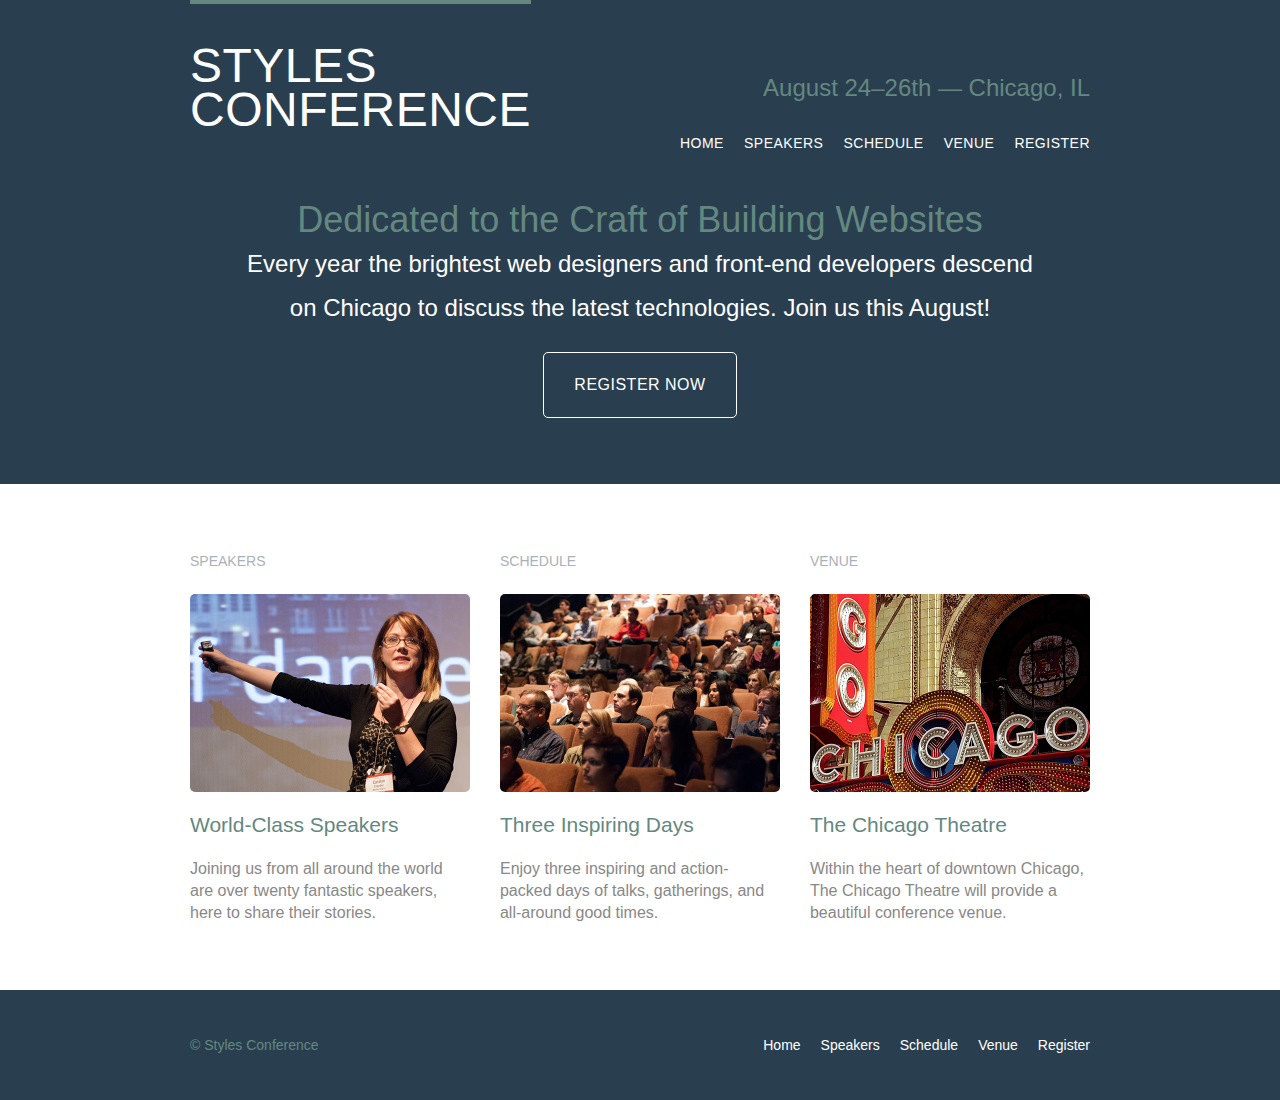
<file: webdesign/index.html>
<!DOCTYPE html>
<html lang="en">

  <head>
    <meta charset="utf-8">
    <title>Styles Conference</title>
    <link rel="stylesheet" href="assets/stylesheets/main.css">
  </head>

         <body>
                            <!-- Header -->

                  <header class="primary-header container group">
   
                         <h1 class="logo">
                            <a href="index.html">Styles <br> Conference</a>
                         </h1>

                         <h2 class="tagline">August 24&ndash;26th &mdash; Chicago, IL</h2>

                   <nav class="nav primary-nav">
                         <ul>
                            <li><a href="index.html">Home</a></li><!--
                            --><li><a href="speakers.html">Speakers</a></li><!--
                            --><li><a href="schedule.html">Schedule</a></li><!--
                            --><li><a href="venue.html">Venue</a></li><!--
                            --><li><a href="register.html">Register</a></li>
                         </ul>
                   </nav>

                                </header>

                            

                        <section class="hero container">

                            <h2>Dedicated to the Craft of Building Websites</h2>

                                <p>Every year the brightest web designers and front-end developers descend on Chicago to discuss the latest technologies. Join us this August!</p>

                                <a class="btn btn-alt" href="register.html">Register Now</a>

                        </section>

   

      <section class="row">
      <div class="grid">

                           <!-- Speakers -->

                <section class="teaser col-1-3">
                    <h5>Speakers</h5>
                    <a href="speakers.html">
                        <img src="assets/images/home/speakers.jpg" alt="Professional Speaker">
                            <h3>World-Class Speakers</h3>
                    </a>
          
                        <p>Joining us from all around the world are over twenty fantastic speakers, here to share their stories.</p>
                </section><!--

                                Schedule 

            --><section class="teaser col-1-3">
                    <h5>Schedule</h5>
                    <a href="schedule.html">
                        <img src="assets/images/home/schedule.jpg" alt="Conference Attendees">
                            <h3>Three Inspiring Days</h3>
                    </a>
                        <p>Enjoy three inspiring and action-packed days of talks, gatherings, and all-around good times.</p>
            </section><!--

                                   Venue 

            --><section class="teaser col-1-3">
                    <h5>Venue</h5>
                    <a href="venue.html">
                        <img src="assets/images/home/venue.jpg" alt="The Chicago Theatre">
                            <h3>The Chicago Theatre</h3>
                    </a>
                        <p>Within the heart of downtown Chicago, The Chicago Theatre will provide a beautiful conference venue.</p>
               </section>

       </div>
       </section>
 
                              <!-- Footer -->

             <footer class="primary-footer container group">

                 <small>&copy; Styles Conference</small>

                    <nav class="nav">
                        <ul>
                            <li><a href="index.html">Home</a></li><!--
                            --><li><a href="speakers.html">Speakers</a></li><!--
                            --><li><a href="schedule.html">Schedule</a></li><!--
                            --><li><a href="venue.html">Venue</a></li><!--
                            --><li><a href="register.html">Register</a></li>
                        </ul>
                    </nav>
                 
             </footer>

    </body>
</html>
</file>
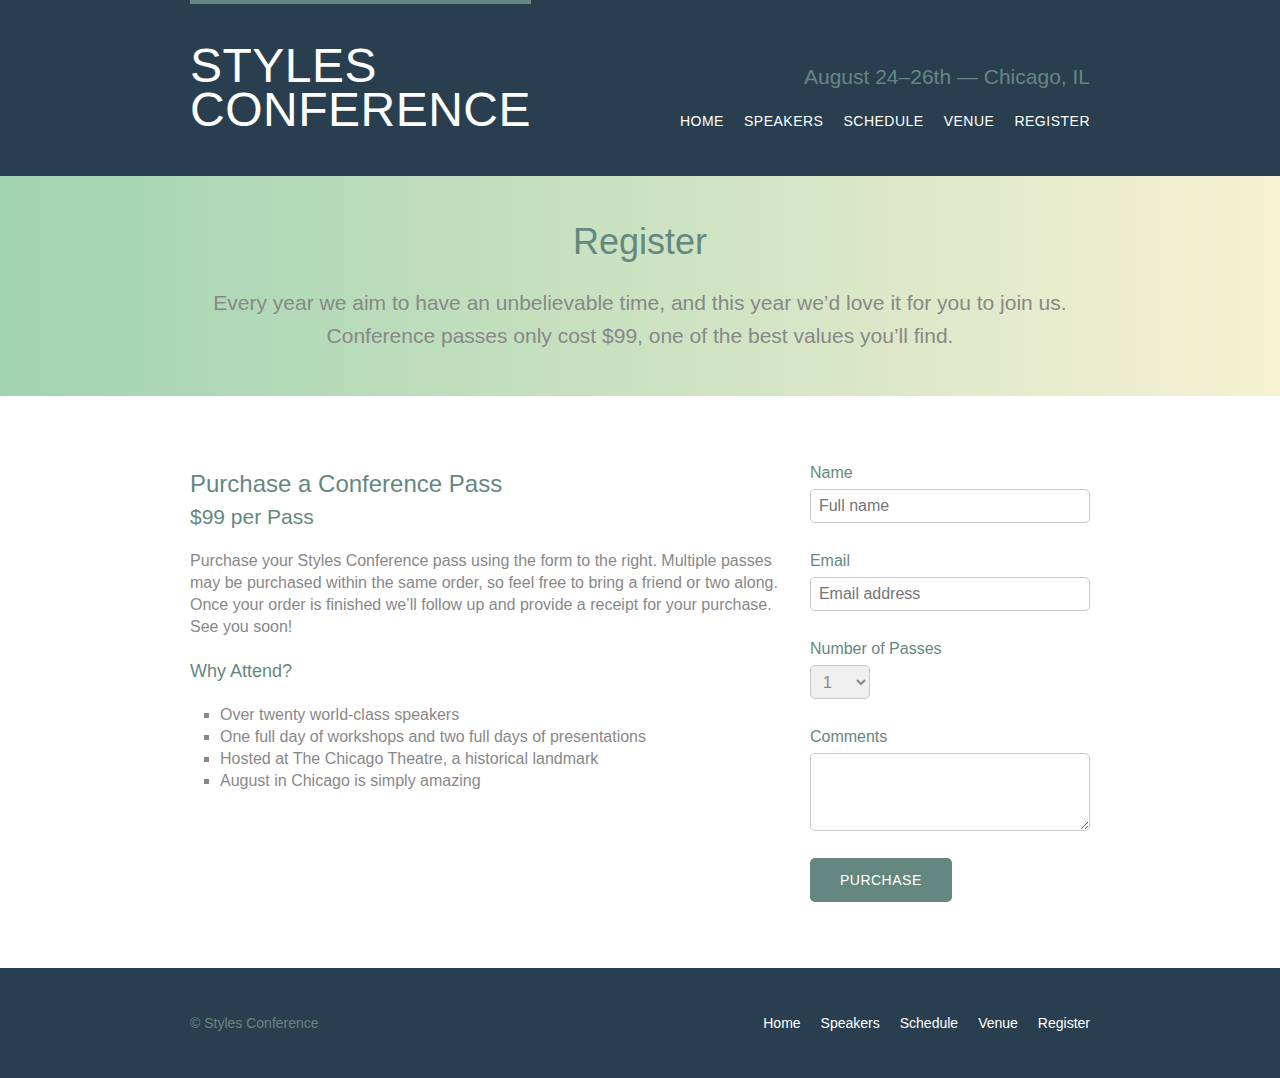
<file: webdesign/register.html>
<!DOCTYPE html>
<html lang="en">

  <head>
    <meta charset="utf-8">
    <title>Register - Styles Conference</title>
    <link rel="stylesheet" href="assets/stylesheets/main.css">
  </head>

     <body>

                            <!-- Header -->

        <header class="primary-header container group">

                <h1 class="logo">
                    <a href="index.html">Styles <br> Conference</a>
                </h1>

            <h3 class="tagline">August 24&ndash;26th &mdash; Chicago, IL</h3>

            <nav class="nav primary-nav">
                    <ul>
                        <li><a href="index.html">Home</a></li><!--
                        --><li><a href="speakers.html">Speakers</a></li><!--
                        --><li><a href="schedule.html">Schedule</a></li><!--
                        --><li><a href="venue.html">Venue</a></li><!--
                        --><li><a href="register.html">Register</a></li>
                    </ul>
            </nav>

        </header>

                                  <!-- head -->

                <section class="row-alt">
                        <div class="lead container">

                                <h1>Register</h1>

                                        <p>Every year we aim to have an unbelievable time, and this year we&#8217;d love it for you to join us. Conference passes only cost $99, one of the best values you&#8217;ll find.
                                        </p>

                        </div>
                </section>

                                <!-- content -->

                <section class="row">
                        <div class="grid">

                                <!-- Details -->

                <section class="col-2-3">

                            <h2>Purchase a Conference Pass</h2>
                            <h3>$99 per Pass</h3>

                                    <p>Purchase your Styles Conference pass using the form to the right. Multiple passes may be purchased within the same order, so feel free to bring a friend or two along. Once your order is finished we&#8217;ll follow up and provide a receipt for your purchase. See you soon!
                                    </p>

                            <h4>Why Attend?</h4>

                                    <ul class="why-attend">
                                      <li>Over twenty world-class speakers</li>
                                      <li>One full day of workshops and two full days of presentations</li>
                                      <li>Hosted at The Chicago Theatre, a historical landmark</li>
                                    <li>August in Chicago is simply amazing</li>
                                    </ul>

                </section><!--

                                    Reg. form

        --><form class="col-1-3" action="#" method="post">

            <fieldset class="register-group">

                    <label>
                        Name
                            <input type="text" name="name" placeholder="Full name" required>
                    </label>

                    <label>
                        Email
                            <input type="email" name="email" placeholder="Email address" required>
                    </label>

                    <label>
                        Number of Passes
                            <select name="quantity" required>
                                <option value="1" selected>1</option>
                                <option value="2">2</option>
                                <option value="3">3</option>
                                <option value="4">4</option>
                                <option value="5">5</option>
                            </select>
                    </label>

                    <label>
                        Comments
                            <textarea name="comments"></textarea>
                    </label>

            </fieldset>

                            <input class="btn btn-default" type="submit" name="submit" value="Purchase">

         </form>

       </div>
    </section>

                                <!-- Footer -->

    <footer class="primary-footer container group">

                <small>&copy; Styles Conference</small>

                    <nav class="nav">
                        <ul>
                            <li><a href="index.html">Home</a></li><!--
                                --><li><a href="speakers.html">Speakers</a></li><!--
                                --><li><a href="schedule.html">Schedule</a></li><!--
                                --><li><a href="venue.html">Venue</a></li><!--
                                --><li><a href="register.html">Register</a></li>
                        </ul>
                    </nav>
        
    </footer>

  </body>
</html>
</file>
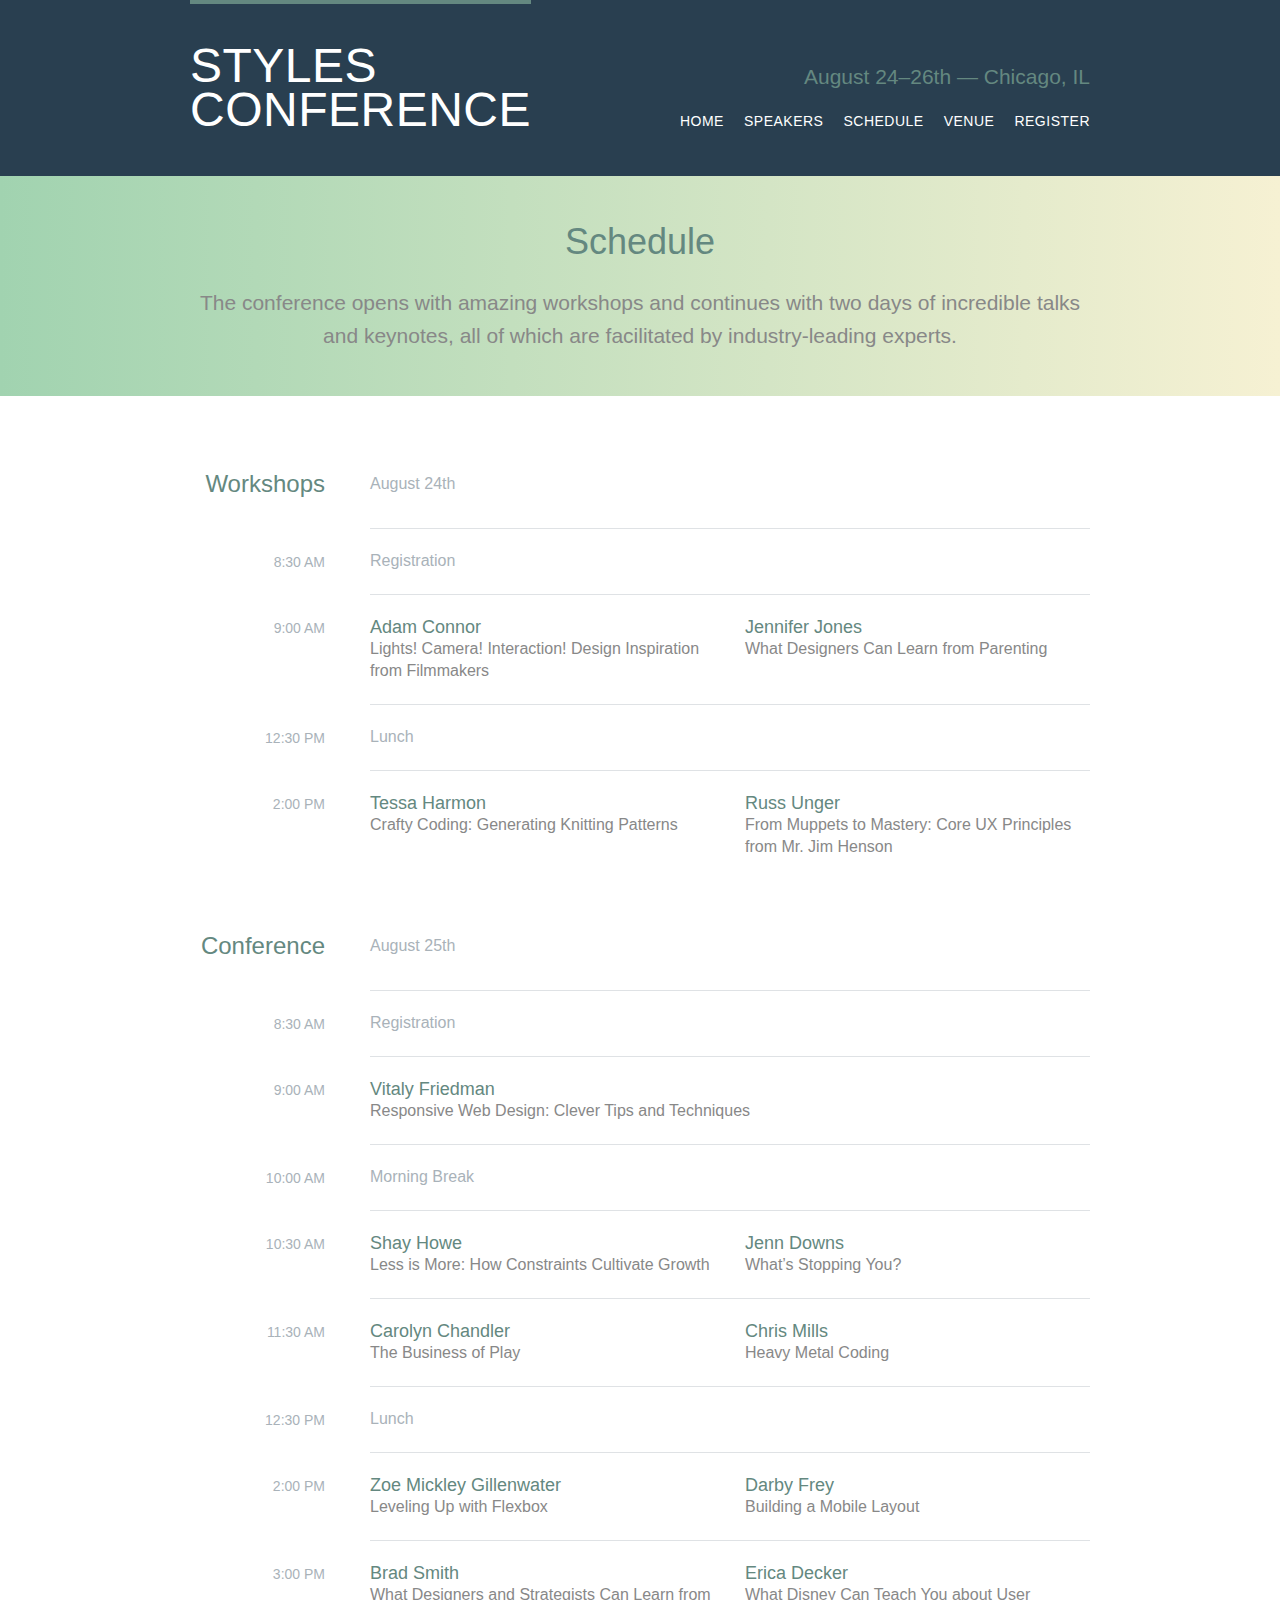
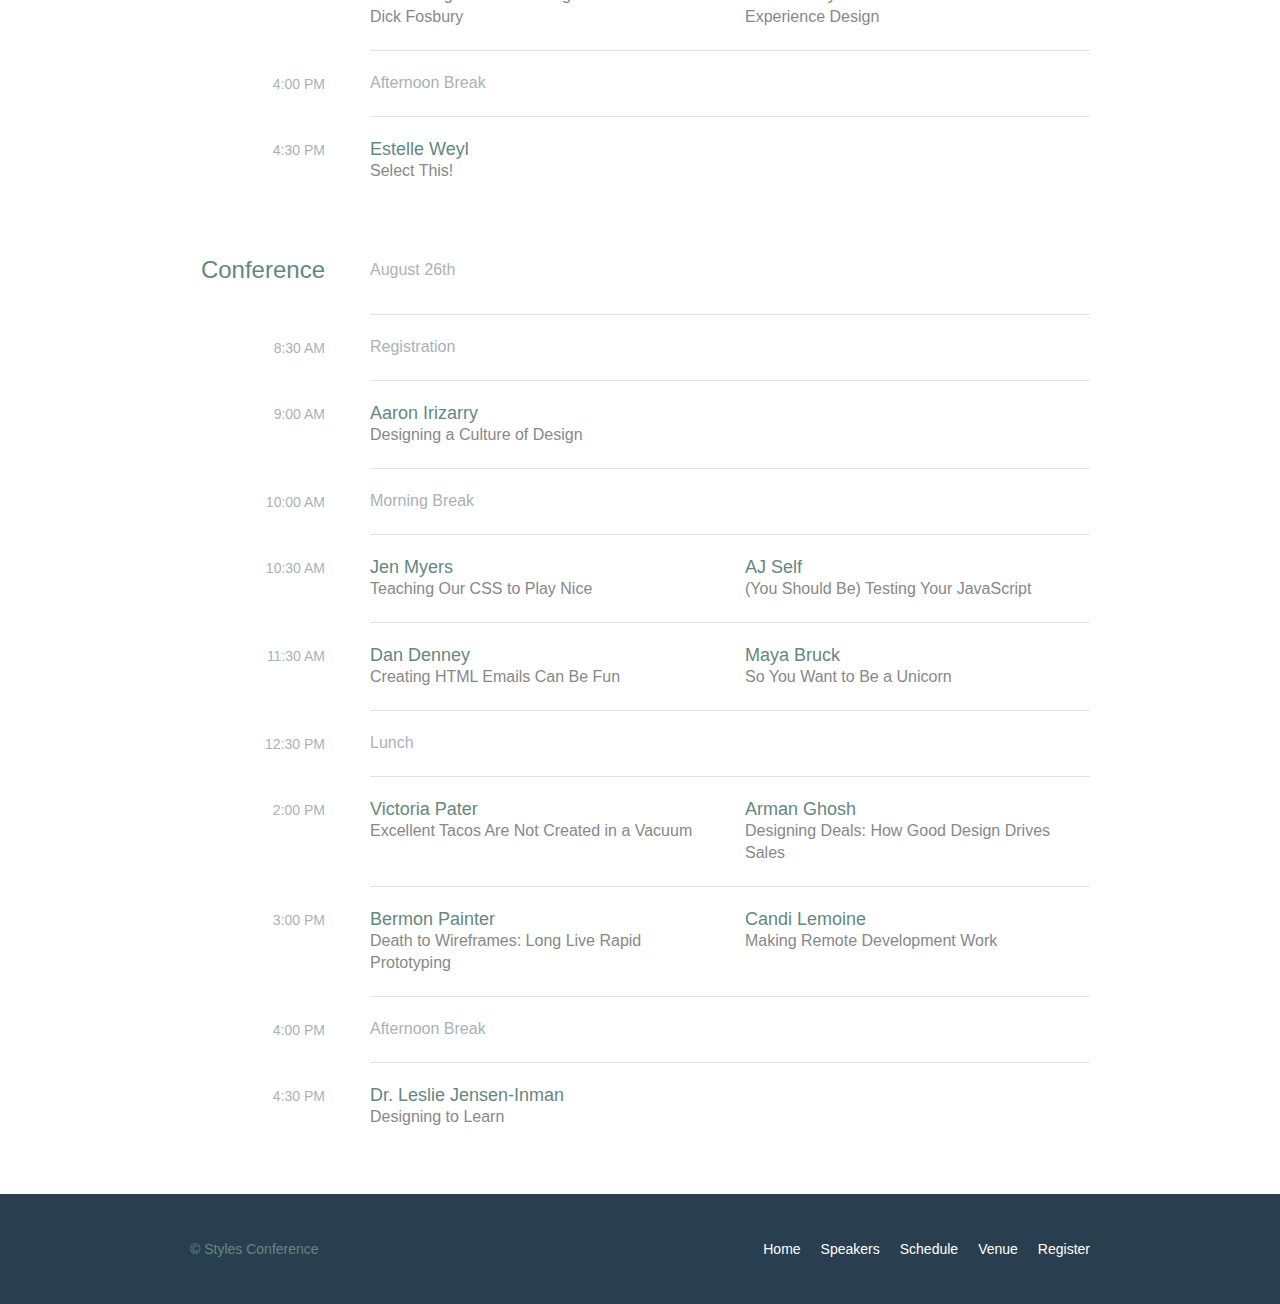
<file: webdesign/schedule.html>
<!DOCTYPE html>
<html lang="en">

  <head>
        <meta charset="utf-8">
        <title>Schedule - Styles Conference</title>
        <link rel="stylesheet" href="assets/stylesheets/main.css">
  </head>

        <body>

                            <!-- Header -->

            <header class="primary-header container group">

                <h1 class="logo">
                    <a href="index.html">Styles <br> Conference</a>
                </h1>

                    <h3 class="tagline">August 24&ndash;26th &mdash; Chicago, IL</h3>
                
      <nav class="nav primary-nav">
            <ul>
                <li><a href="index.html">Home</a></li><!--
                --><li><a href="speakers.html">Speakers</a></li><!--
                --><li><a href="schedule.html">Schedule</a></li><!--
                --><li><a href="venue.html">Venue</a></li><!--
                --><li><a href="register.html">Register</a></li>
            </ul>
      </nav>

            </header>

                            <!-- lead -->

        <section class="row-alt">
                <div class="lead container">

                    <h1>Schedule</h1>

                        <p>The conference opens with amazing workshops and continues with two days of incredible talks and keynotes, all of which are facilitated by industry-leading experts.</p>

                </div>
        </section>
            
                         <!-- content -->

            <section class="row">
                <div class="container">

                        <!-- Workshops -->

                                <table>
                                  <thead>
                                    <tr>
                                      <th scope="row">
                                        Workshops
                                      </th>
                                      <td class="schedule-offset" colspan="2">
                                        August 24th
                                      </td>
                                    </tr>
                                  </thead>
                                  
                                    
                                    <tbody>
                                    <tr>
                                      <th scope="row">
                                        <time datetime="08:30:00">8:30 AM</time>
                                      </th>
                                      <td class="schedule-offset" colspan="2">
                                        Registration
                                      </td>
                                    </tr>
                                    <tr>
                                      <th scope="row">
                                        <time datetime="09:00:00">9:00 AM</time>
                                      </th>
                                      <td>
                                        <a href="speakers.html#adam-connor">
                                          <h4>Adam Connor</h4>
                                          Lights! Camera! Interaction! Design Inspiration from Filmmakers
                                        </a>
                                      </td>
                                      <td>
                                        <a href="speakers.html#jennifer-jones">
                                          <h4>Jennifer Jones</h4>
                                          What Designers Can Learn from Parenting
                                        </a>
                                      </td>
                                    </tr>
                                    <tr>
                                      <th scope="row">
                                        <time datetime="12:30:00">12:30 PM</time>
                                      </th>
                                      <td class="schedule-offset" colspan="2">
                                        Lunch
                                      </td>
                                    </tr>
                                    <tr>
                                      <th scope="row">
                                        <time datetime="14:00">2:00 PM</time>
                                      </th>
                                      <td>
                                        <a href="speakers.html#tessa-harmon">
                                          <h4>Tessa Harmon</h4>
                                          Crafty Coding: Generating Knitting Patterns
                                        </a>
                                      </td>
                                      <td>
                                        <a href="speakers.html#russ-unger">
                                          <h4>Russ Unger</h4>
                                          From Muppets to Mastery: Core UX Principles from Mr. Jim Henson
                                        </a>
                                      </td>
                                    </tr>
                                  </tbody>
                                </table>

                                            <!-- Conference -->

                                    <table>
                                      <thead>
                                        <tr>
                                          <th scope="row">
                                            Conference
                                          </th>
                                          <td class="schedule-offset" colspan="2">
                                            August 25th
                                          </td>
                                        </tr>
                                      </thead>
                                        
                                        
                                      <tbody>
                                        <tr>
                                          <th scope="row">
                                            <time datetime="08:30:00">8:30 AM</time>
                                          </th>
                                          <td class="schedule-offset" colspan="2">
                                            Registration
                                          </td>
                                        </tr>
                                        <tr>
                                          <th scope="row">
                                            <time datetime="09:00:00">9:00 AM</time>
                                          </th>
                                          <td colspan="2">
                                            <a href="speakers.html#vitaly-friedman">
                                              <h4>Vitaly Friedman</h4>
                                              Responsive Web Design: Clever Tips and Techniques
                                            </a>
                                          </td>
                                        </tr>
                                        <tr>
                                          <th scope="row">
                                            <time datetime="10:00:00">10:00 AM</time>
                                          </th>
                                          <td class="schedule-offset" colspan="2">
                                            Morning Break
                                          </td>
                                        </tr>
                                        <tr>
                                          <th scope="row">
                                            <time datetime="10:30:00">10:30 AM</time>
                                          </th>
                                          <td>
                                            <a href="speakers.html#shay-howe">
                                              <h4>Shay Howe</h4>
                                              Less is More: How Constraints Cultivate Growth
                                            </a>
                                          </td>
                                          <td>
                                            <a href="speakers.html#jenn-downs">
                                              <h4>Jenn Downs</h4>
                                              What&#8217;s Stopping You?
                                            </a>
                                          </td>
                                        </tr>
                                        <tr>
                                          <th scope="row">
                                            <time datetime="11:30:00">11:30 AM</time>
                                          </th>
                                          <td>
                                            <a href="speakers.html#carolyn-chandler">
                                              <h4>Carolyn Chandler</h4>
                                              The Business of Play
                                            </a>
                                          </td>
                                          <td>
                                            <a href="speakers.html#chris-mills">
                                              <h4>Chris Mills</h4>
                                              Heavy Metal Coding
                                            </a>
                                          </td>
                                        </tr>
                                        <tr>
                                          <th scope="row">
                                            <time datetime="12:30:00">12:30 PM</time>
                                          </th>
                                          <td class="schedule-offset" colspan="2">
                                            Lunch
                                          </td>
                                        </tr>
                                        <tr>
                                          <th scope="row">
                                            <time datetime="14:00">2:00 PM</time>
                                          </th>
                                          <td>
                                            <a href="speakers.html#zoe-mickley-gillenwater">
                                              <h4>Zoe Mickley Gillenwater</h4>
                                              Leveling Up with Flexbox
                                            </a>
                                          </td>
                                          <td>
                                            <a href="speakers.html#darby-frey">
                                              <h4>Darby Frey</h4>
                                              Building a Mobile Layout
                                            </a>
                                          </td>
                                        </tr>
                                        <tr>
                                          <th scope="row">
                                            <time datetime="15:00:00">3:00 PM</time>
                                          </th>
                                          <td>
                                            <a href="speakers.html#brad-smith">
                                              <h4>Brad Smith</h4>
                                              What Designers and Strategists Can Learn from Dick Fosbury
                                            </a>
                                          </td>
                                          <td>
                                            <a href="speakers.html#erica-decker">
                                              <h4>Erica Decker</h4>
                                              What Disney Can Teach You about User Experience Design
                                            </a>
                                          </td>
                                        </tr>
                                        <tr>
                                          <th scope="row">
                                            <time datetime="16:00:00">4:00 PM</time>
                                          </th>
                                          <td class="schedule-offset" colspan="2">
                                            Afternoon Break
                                          </td>
                                        </tr>
                                        <tr>
                                          <th scope="row">
                                            <time datetime="16:30:00">4:30 PM</time>
                                          </th>
                                          <td colspan="2">
                                            <a href="speakers.html#estelle-weyl">
                                              <h4>Estelle Weyl</h4>
                                              Select This!
                                            </a>
                                          </td>
                                        </tr>
                                      </tbody>
                                    </table>

                                            <!-- Conference -->

                                        <table>
                                          <thead>
                                            <tr>
                                              <th scope="row">
                                                Conference
                                              </th>
                                              <td class="schedule-offset" colspan="2">
                                                August 26th
                                              </td>
                                            </tr>
                                          </thead>
                                          
                                            
                                            <tbody>
                                            <tr>
                                              <th scope="row">
                                                <time datetime="08:30:00">8:30 AM</time>
                                              </th>
                                              <td class="schedule-offset" colspan="2">
                                                Registration
                                              </td>
                                            </tr>
                                            <tr>
                                              <th scope="row">
                                                <time datetime="09:00:00">9:00 AM</time>
                                              </th>
                                              <td colspan="2">
                                                <a href="speakers.html#aaron-irizarry">
                                                  <h4>Aaron Irizarry</h4>
                                                  Designing a Culture of Design
                                                </a>
                                              </td>
                                            </tr>
                                            <tr>
                                              <th scope="row">
                                                <time datetime="10:00:00">10:00 AM</time>
                                              </th>
                                              <td class="schedule-offset" colspan="2">
                                                Morning Break
                                              </td>
                                            </tr>
                                            <tr>
                                              <th scope="row">
                                                <time datetime="10:30:00">10:30 AM</time>
                                              </th>
                                              <td>
                                                <a href="speakers.html#jen-myers">
                                                  <h4>Jen Myers</h4>
                                                  Teaching Our CSS to Play Nice
                                                </a>
                                              </td>
                                              <td>
                                                <a href="speakers.html#aj-self">
                                                  <h4>AJ Self</h4>
                                                  (You Should Be) Testing Your JavaScript
                                                </a>
                                              </td>
                                            </tr>
                                            <tr>
                                              <th scope="row">
                                                <time datetime="11:30:00">11:30 AM</time>
                                              </th>
                                              <td>
                                                <a href="speakers.html#dan-denney">
                                                  <h4>Dan Denney</h4>
                                                  Creating HTML Emails Can Be Fun
                                                </a>
                                              </td>
                                              <td>
                                                <a href="speakers.html#maya-bruck">
                                                  <h4>Maya Bruck</h4>
                                                  So You Want to Be a Unicorn
                                                </a>
                                              </td>
                                            </tr>
                                            <tr>
                                              <th scope="row">
                                                <time datetime="12:30:00">12:30 PM</time>
                                              </th>
                                              <td class="schedule-offset" colspan="2">
                                                Lunch
                                              </td>
                                            </tr>
                                            <tr>
                                              <th scope="row">
                                                <time datetime="14:00">2:00 PM</time>
                                              </th>
                                              <td>
                                                <a href="speakers.html#victoria-pater">
                                                  <h4>Victoria Pater</h4>
                                                  Excellent Tacos Are Not Created in a Vacuum
                                                </a>
                                              </td>
                                              <td>
                                                <a href="speakers.html#arman-ghosh">
                                                  <h4>Arman Ghosh</h4>
                                                  Designing Deals: How Good Design Drives Sales
                                                </a>
                                              </td>
                                            </tr>
                                            <tr>
                                              <th scope="row">
                                                <time datetime="15:00:00">3:00 PM</time>
                                              </th>
                                              <td>
                                                <a href="speakers.html#bermon-painter">
                                                  <h4>Bermon Painter</h4>
                                                  Death to Wireframes: Long Live Rapid Prototyping
                                                </a>
                                              </td>
                                              <td>
                                                <a href="speakers.html#candi-lemoine">
                                                  <h4>Candi Lemoine</h4>
                                                  Making Remote Development Work
                                                </a>
                                              </td>
                                            </tr>
                                            <tr>
                                              <th scope="row">
                                                <time datetime="16:00:00">4:00 PM</time>
                                              </th>
                                              <td class="schedule-offset" colspan="2">
                                                Afternoon Break
                                              </td>
                                            </tr>
                                            <tr>
                                              <th scope="row">
                                                <time datetime="16:30:00">4:30 PM</time>
                                              </th>
                                              <td colspan="2">
                                                <a href="speakers.html#leslie-jensen-inman">
                                                  <h4>Dr. Leslie Jensen-Inman</h4>
                                                  Designing to Learn
                                                </a>
                                              </td>
                                            </tr>
                                          </tbody>
                                        </table>

                                      </div>
                                    </section>

                                            <!-- Footer -->

                        <footer class="primary-footer container group">

                          <small>&copy; Styles Conference</small>

                          <nav class="nav">
                            <ul>
                                  <li><a href="index.html">Home</a></li><!--
                                  --><li><a href="speakers.html">Speakers</a></li><!--
                                  --><li><a href="schedule.html">Schedule</a></li><!--
                                  --><li><a href="venue.html">Venue</a></li><!--
                                  --><li><a href="register.html">Register</a></li>
                            </ul>
                          </nav>

                       </footer>

    </body>
</html>
</file>
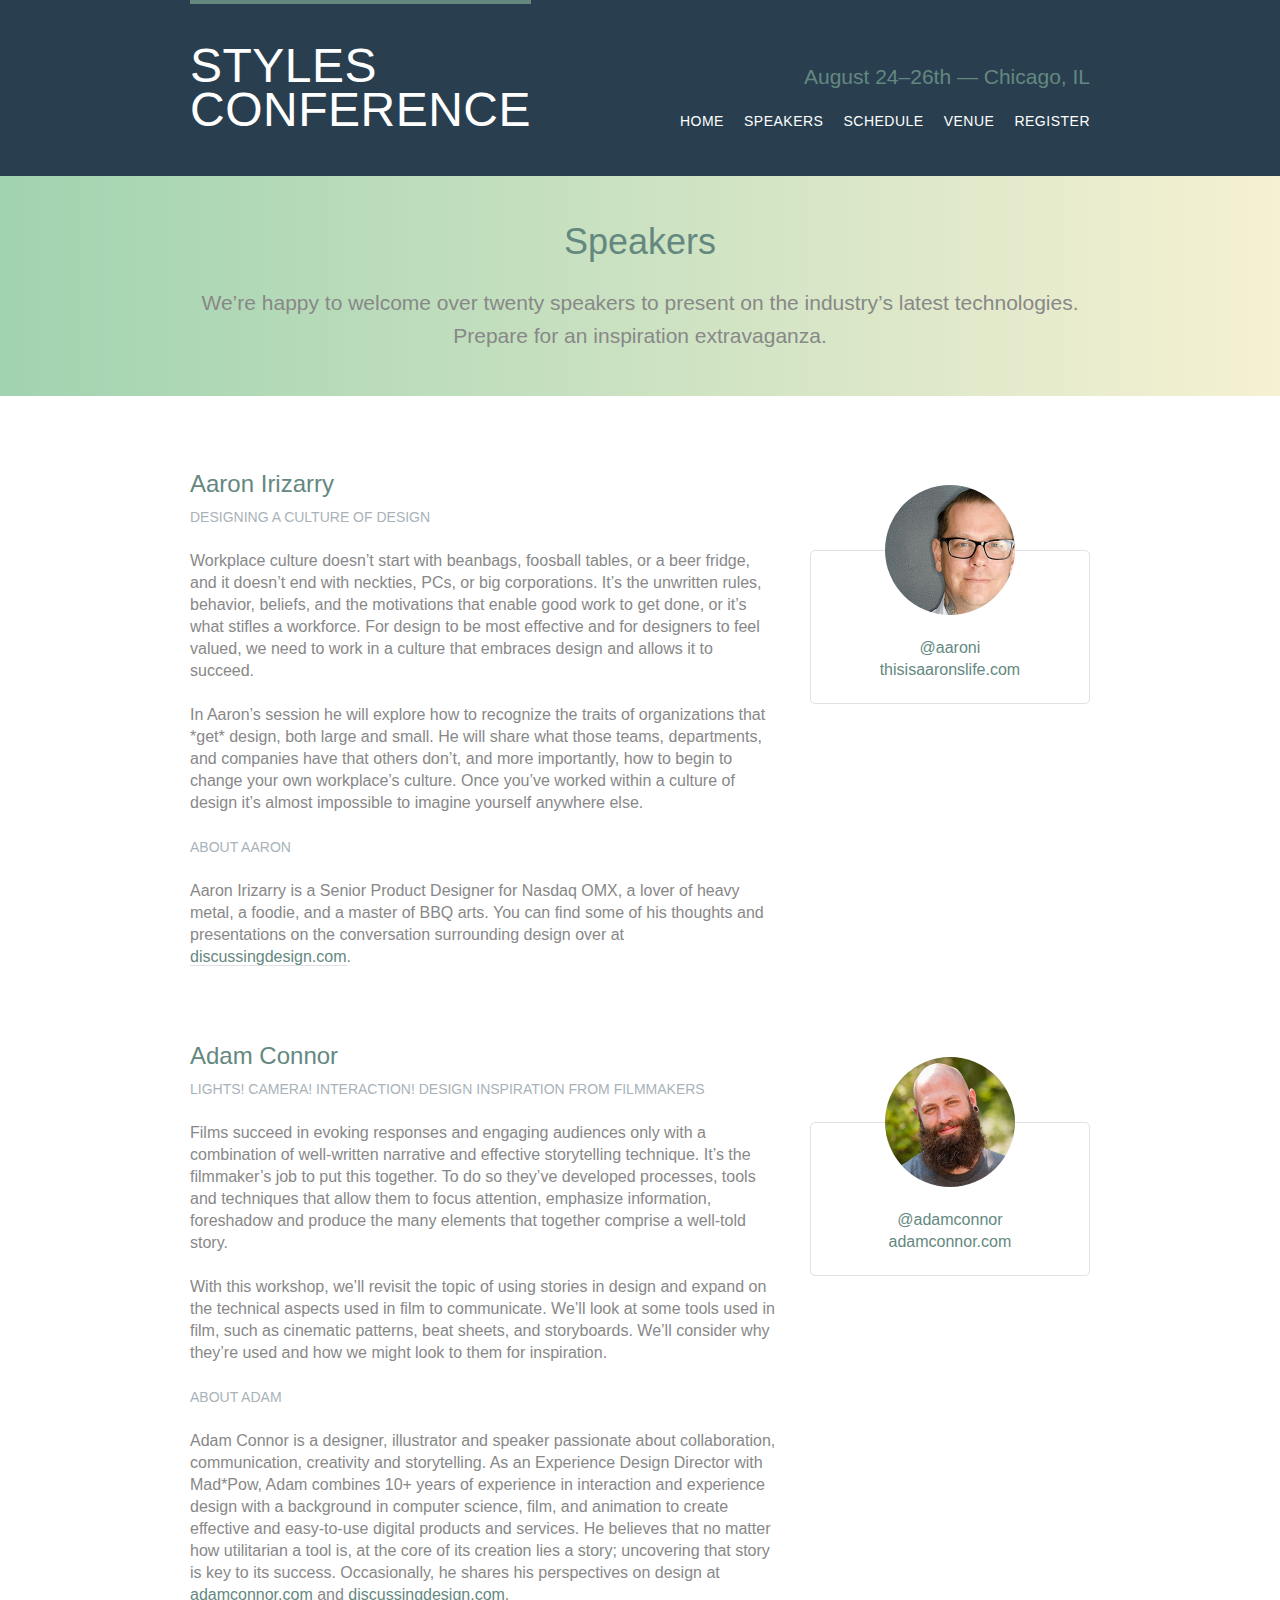
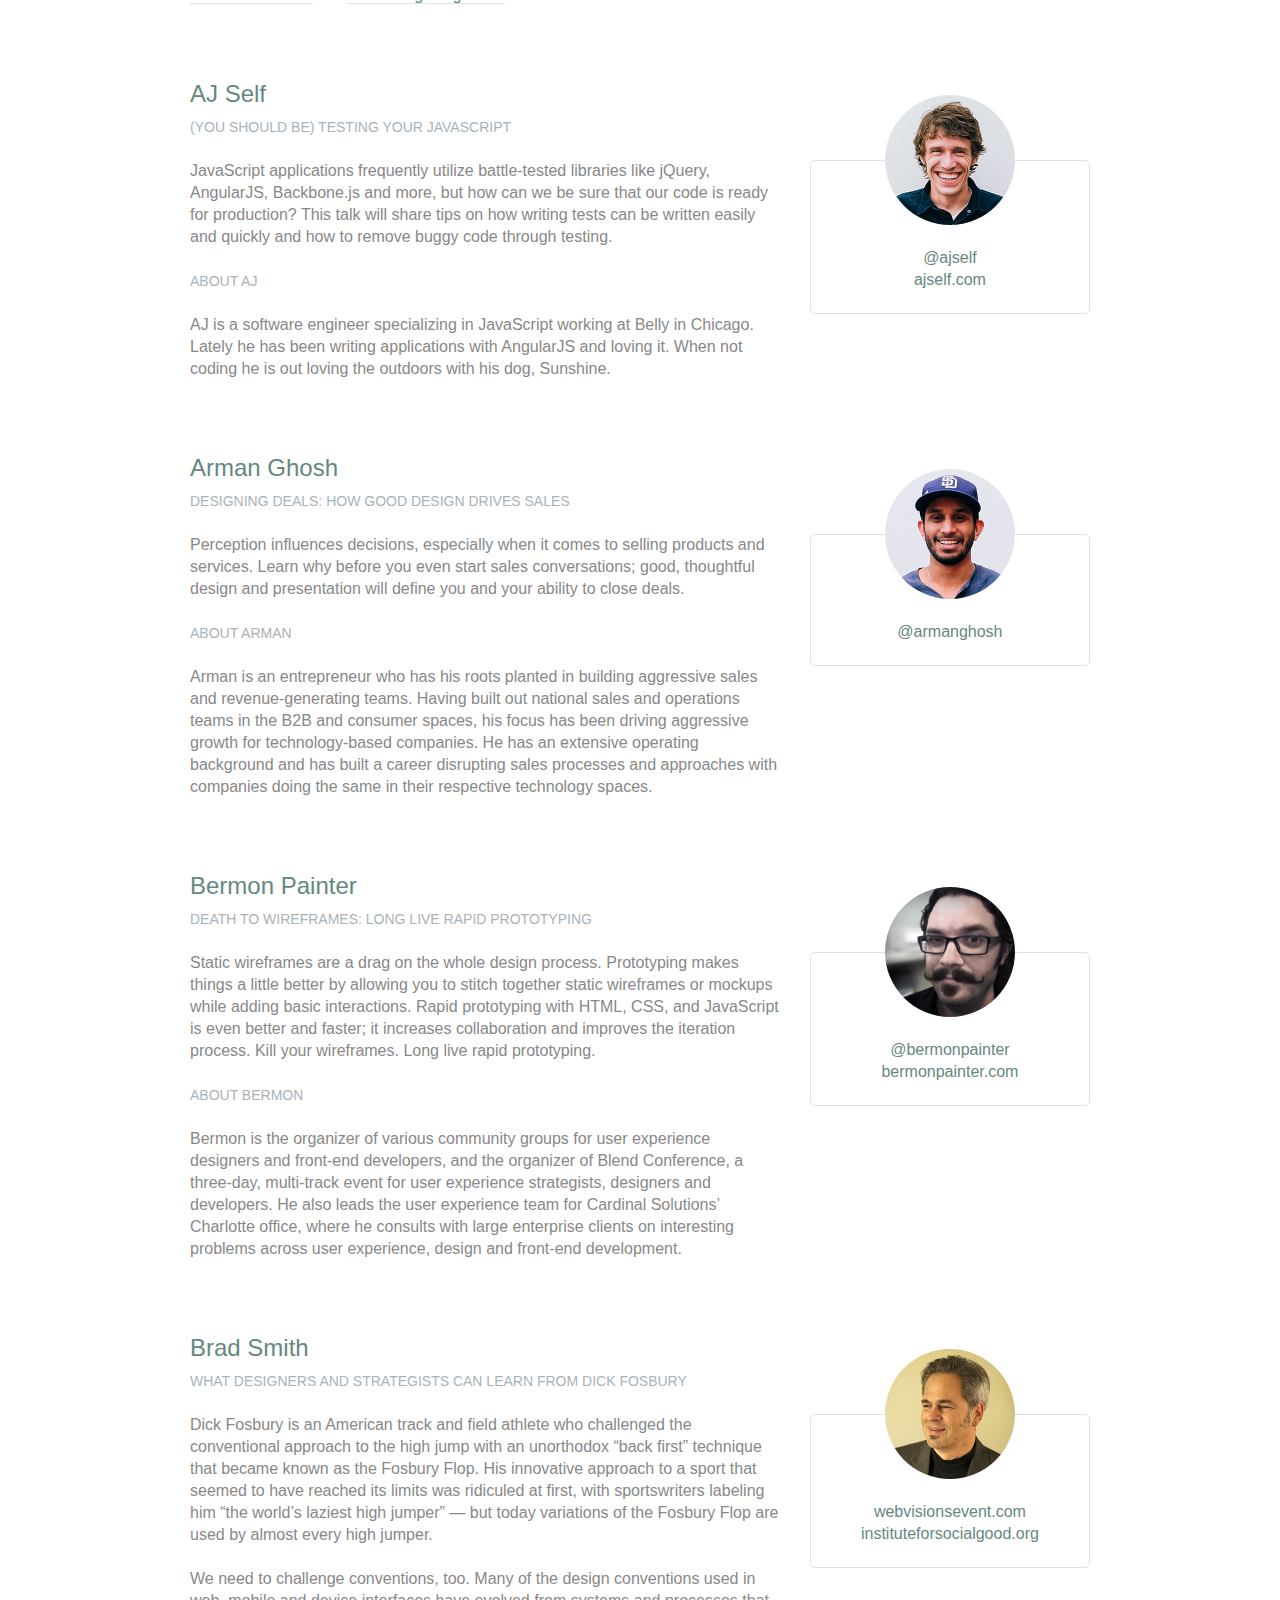
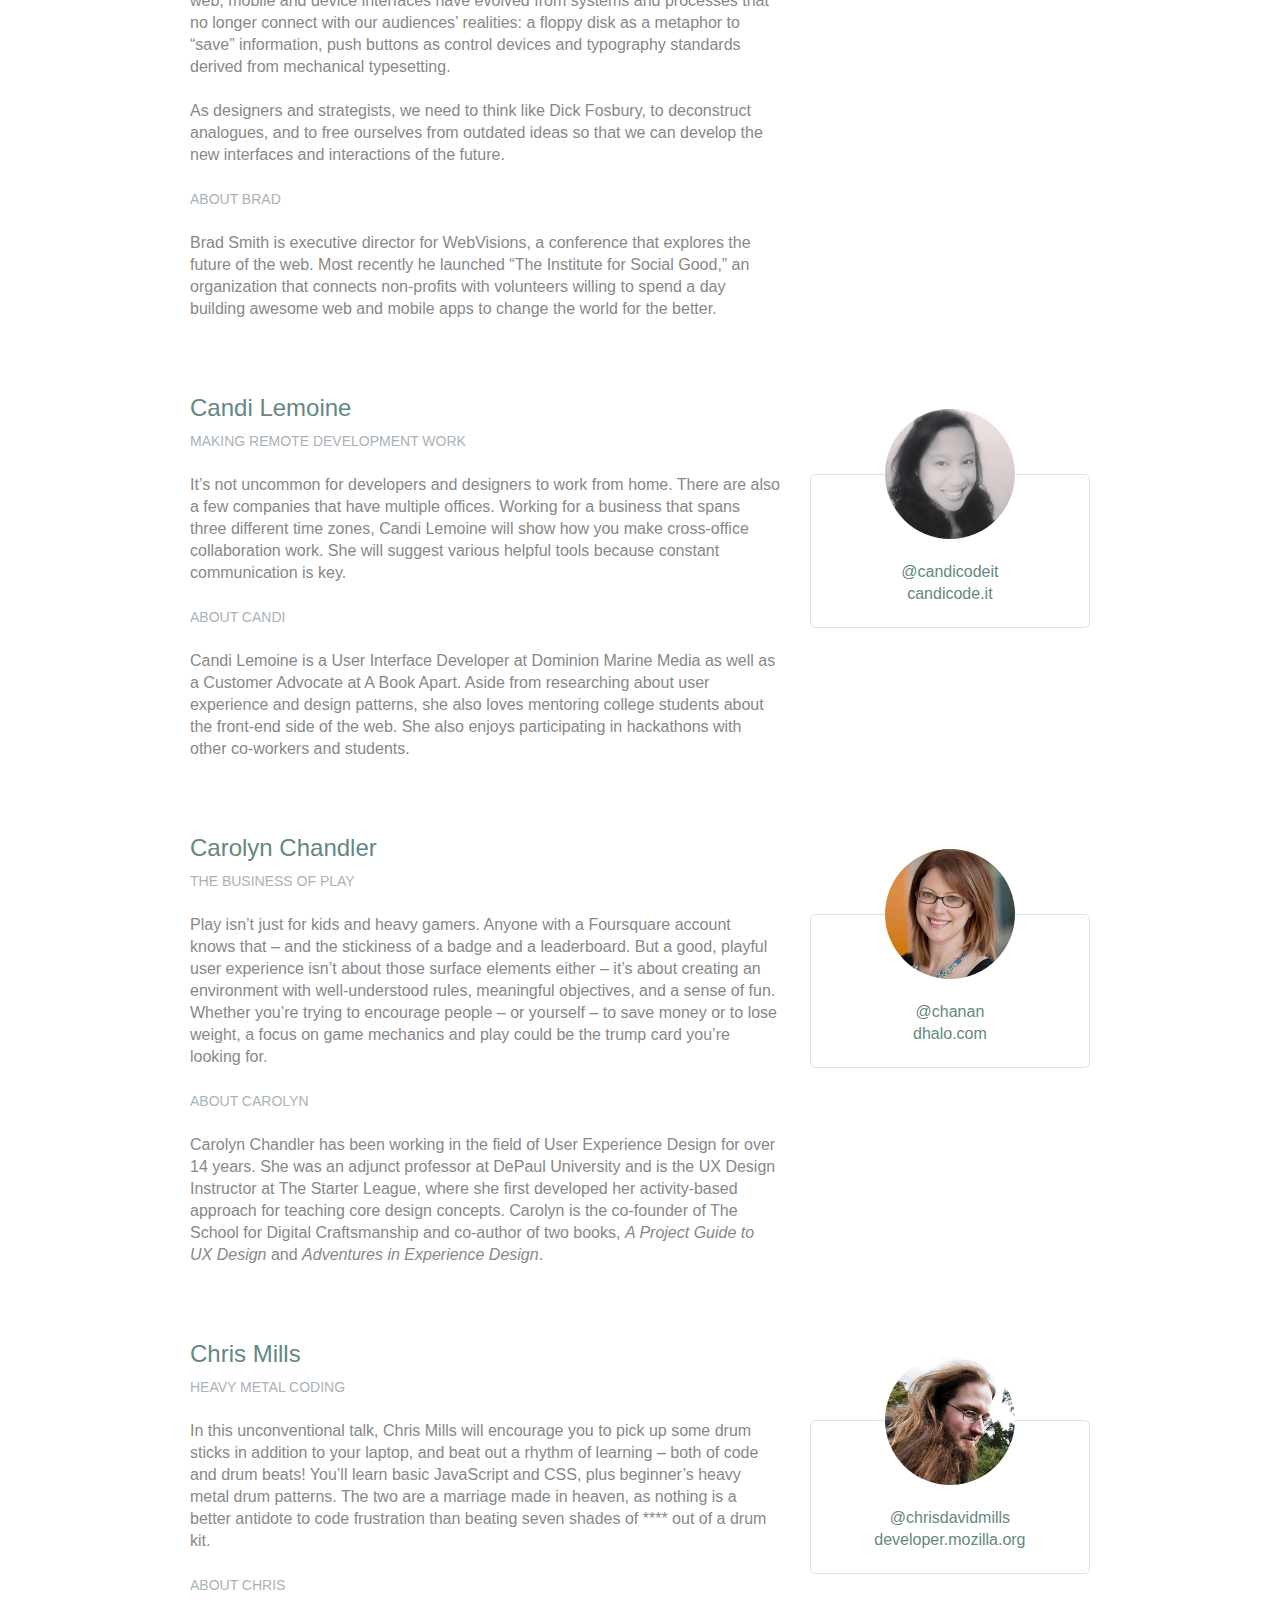
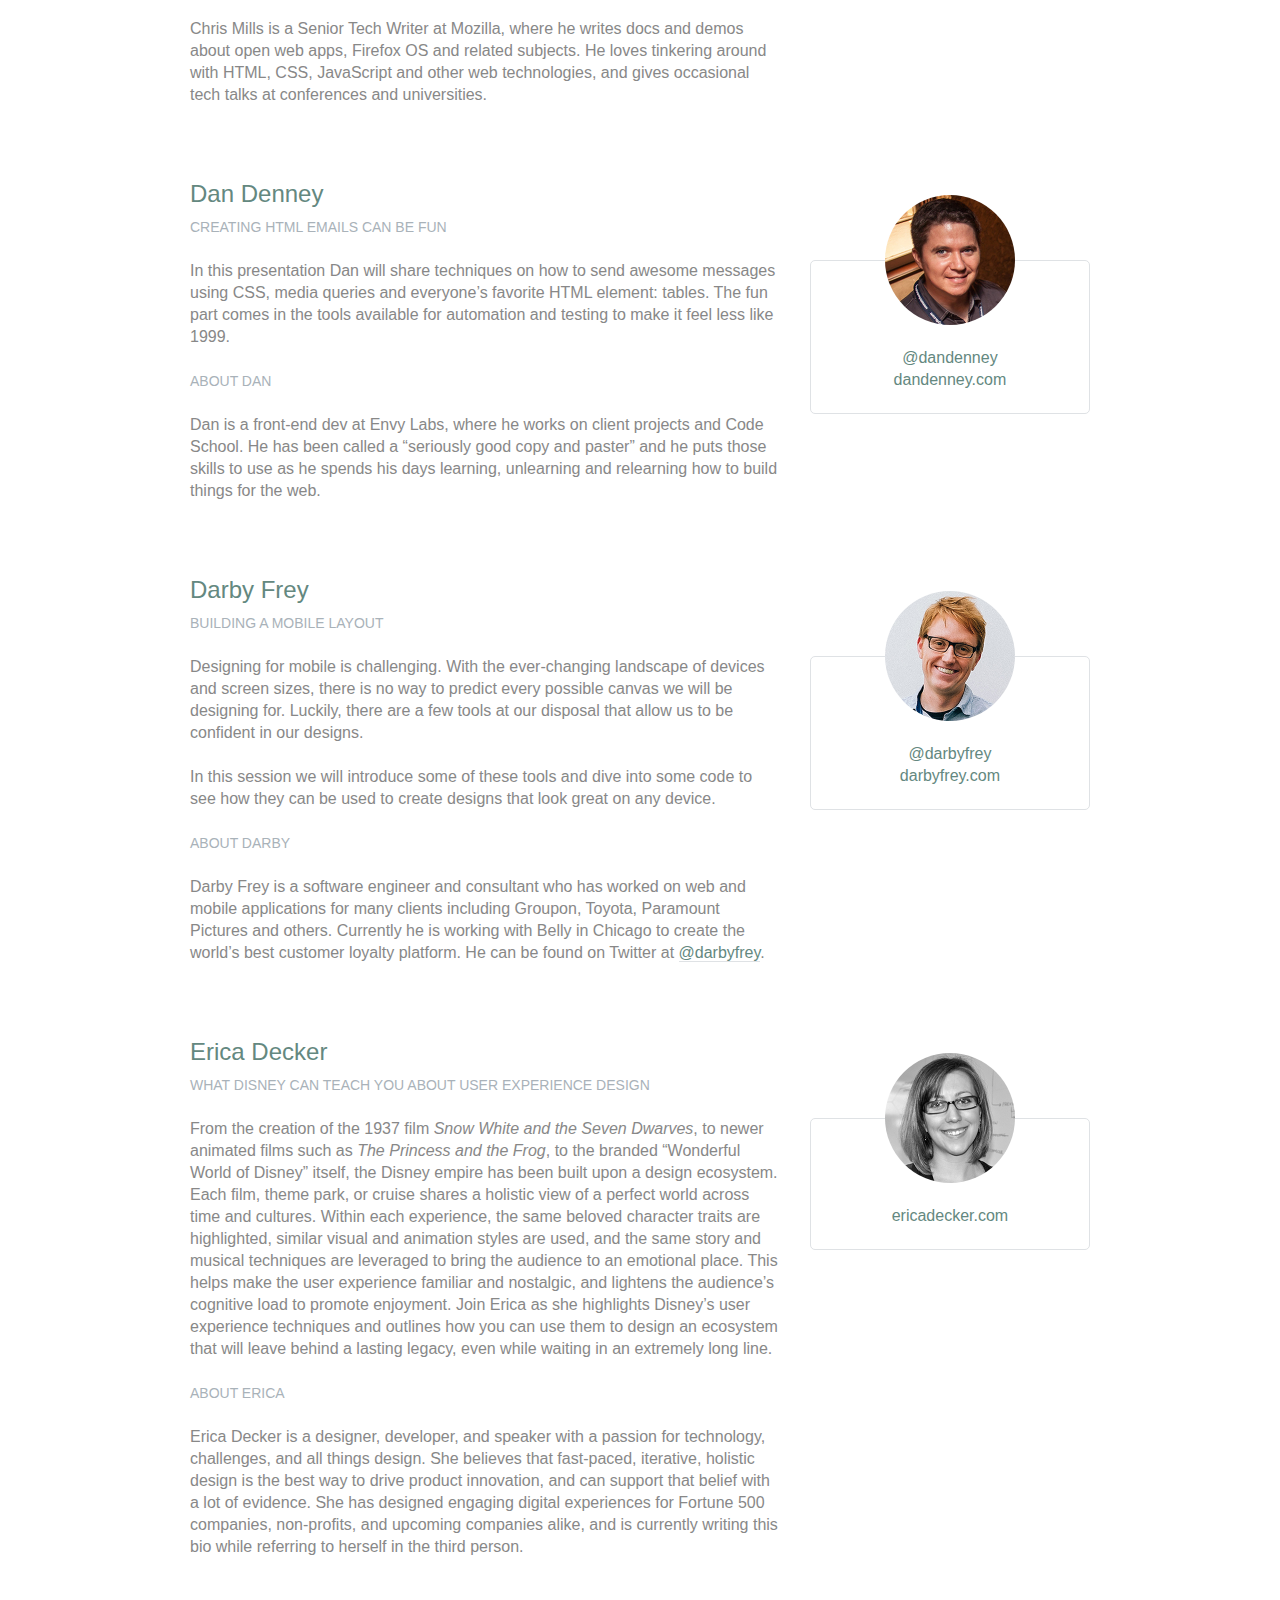
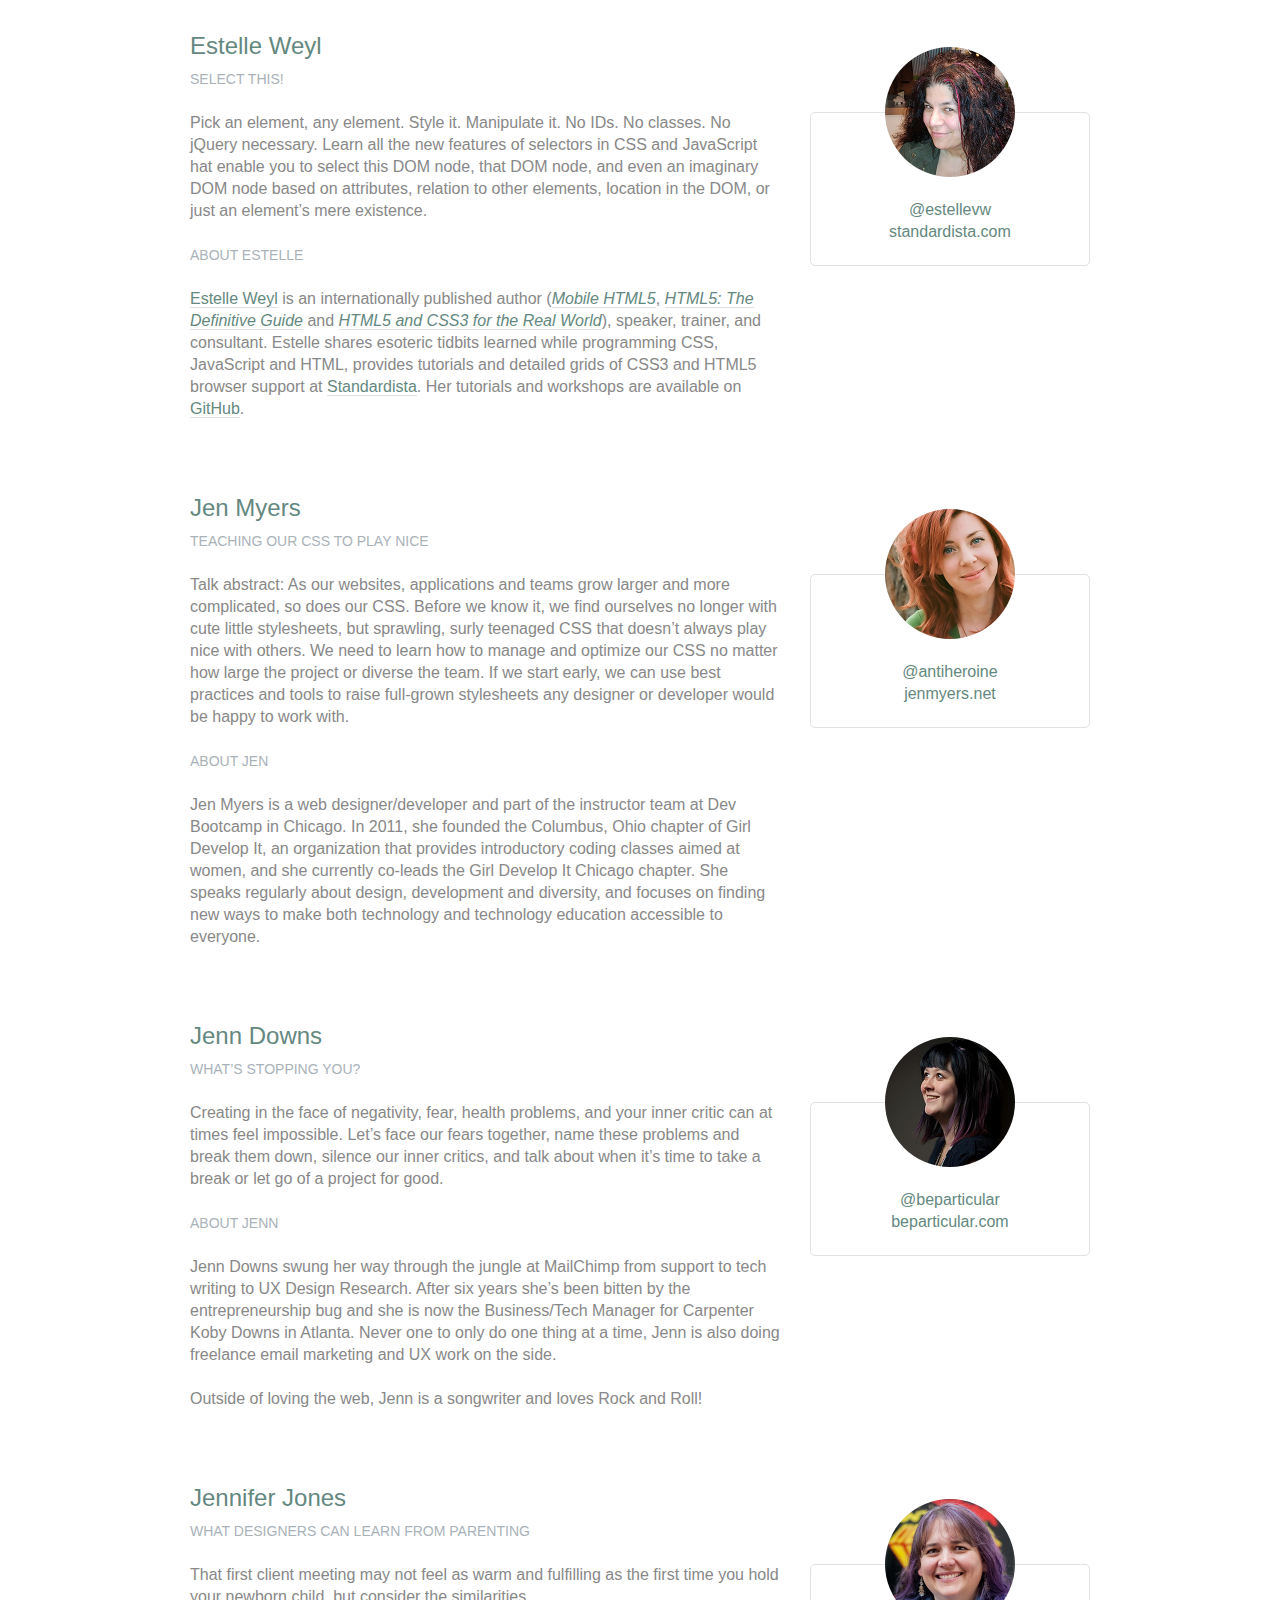
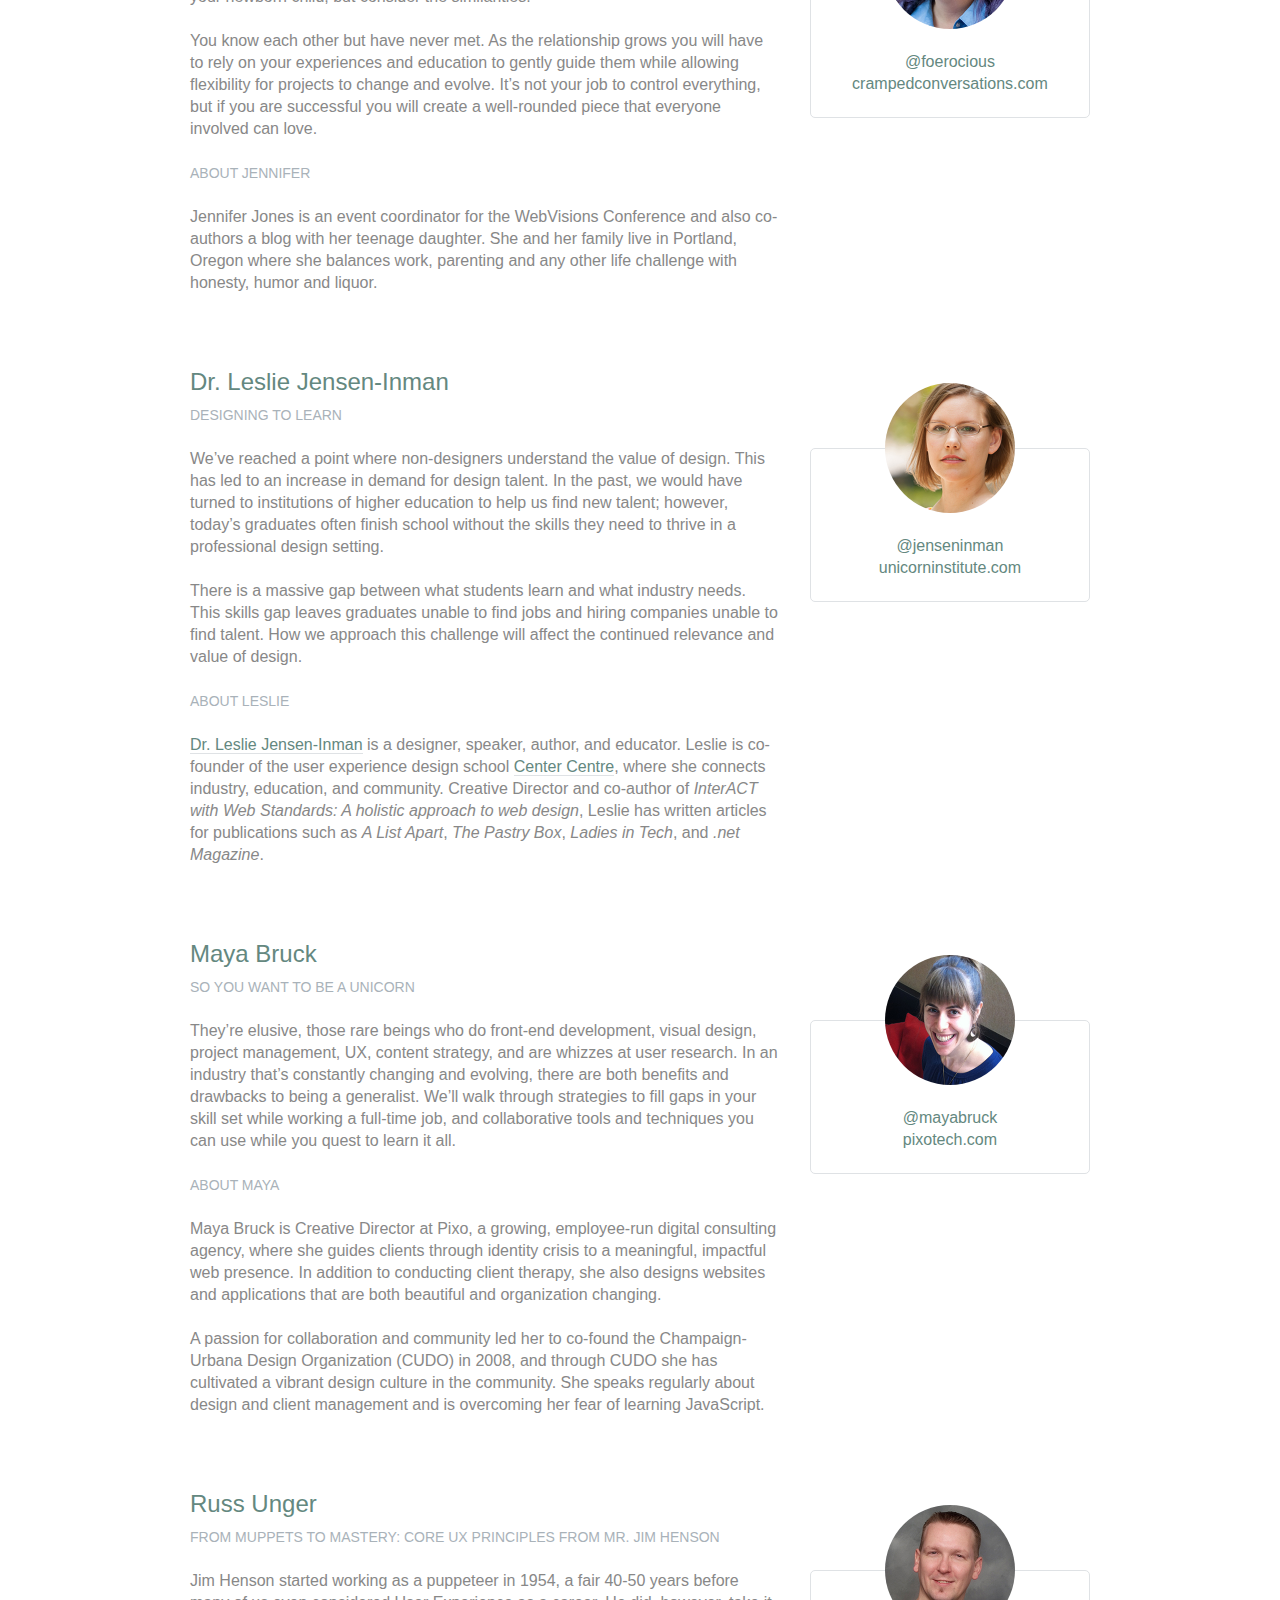
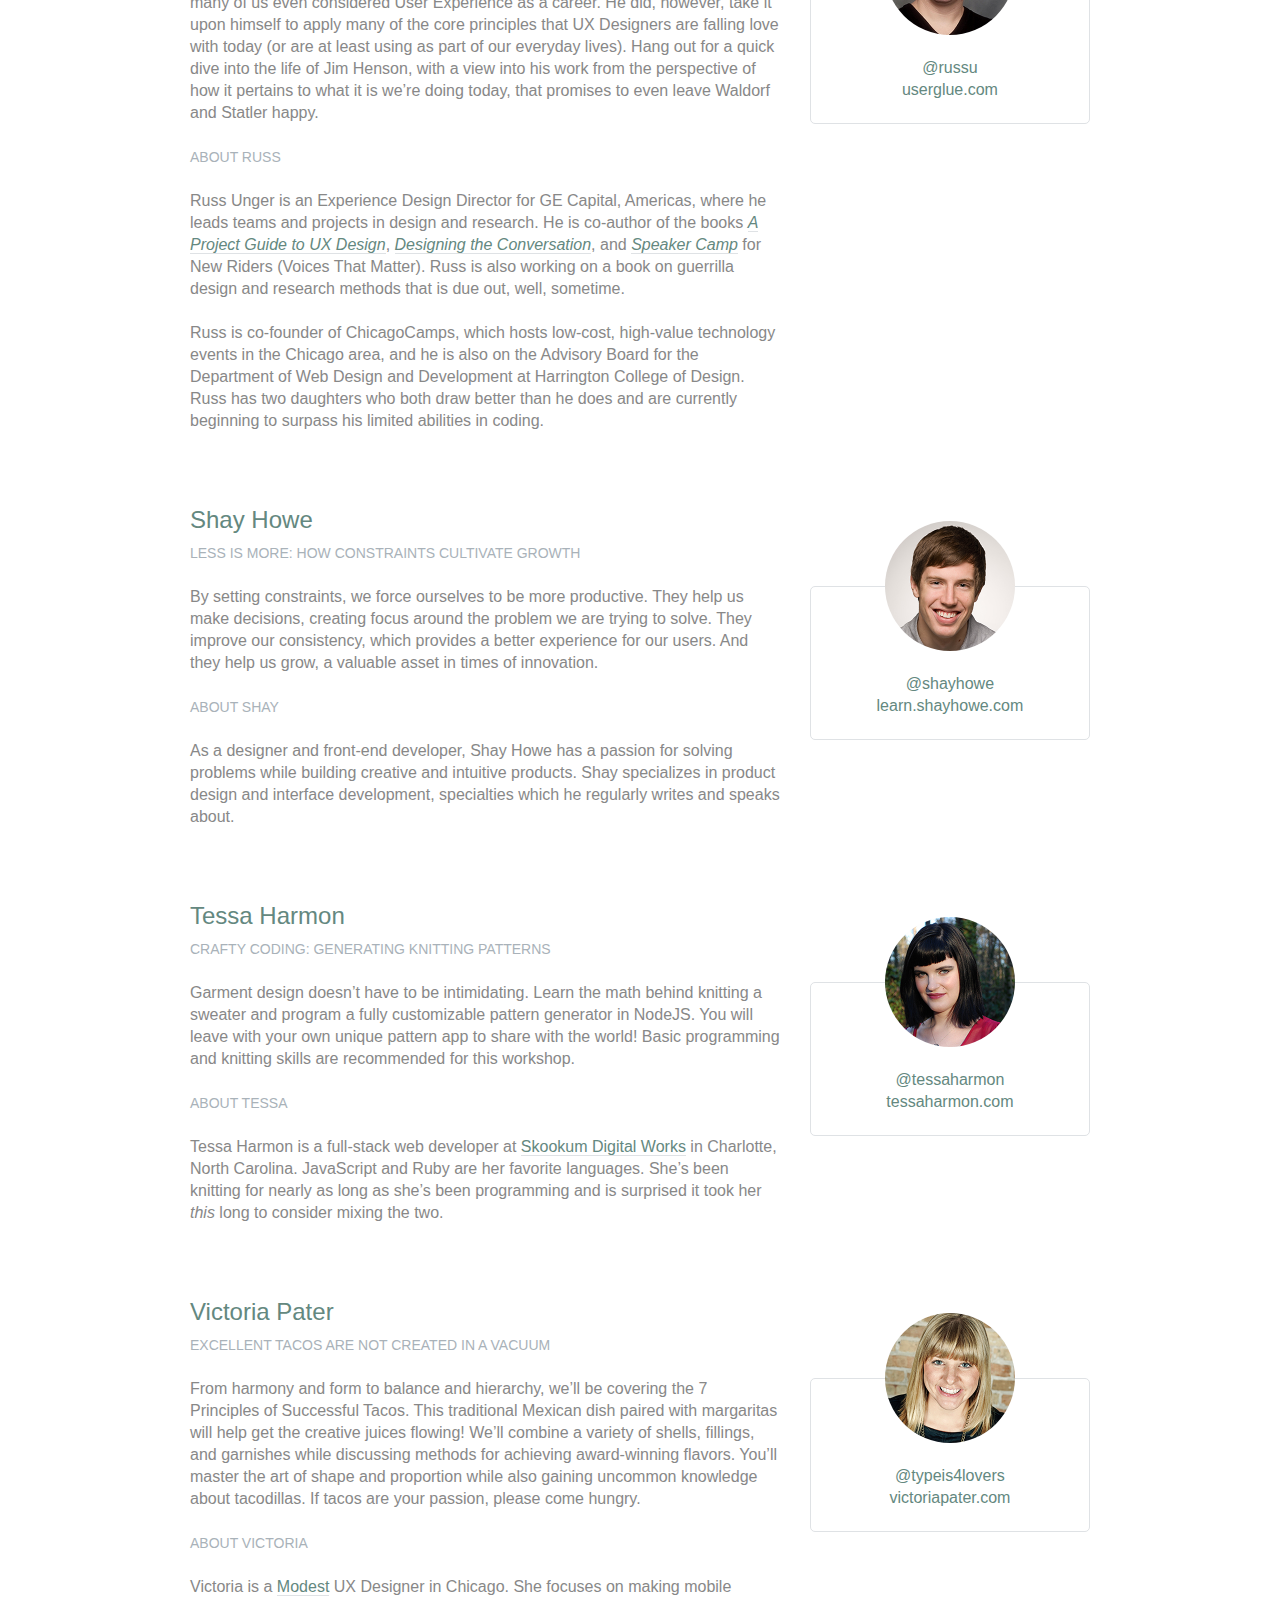
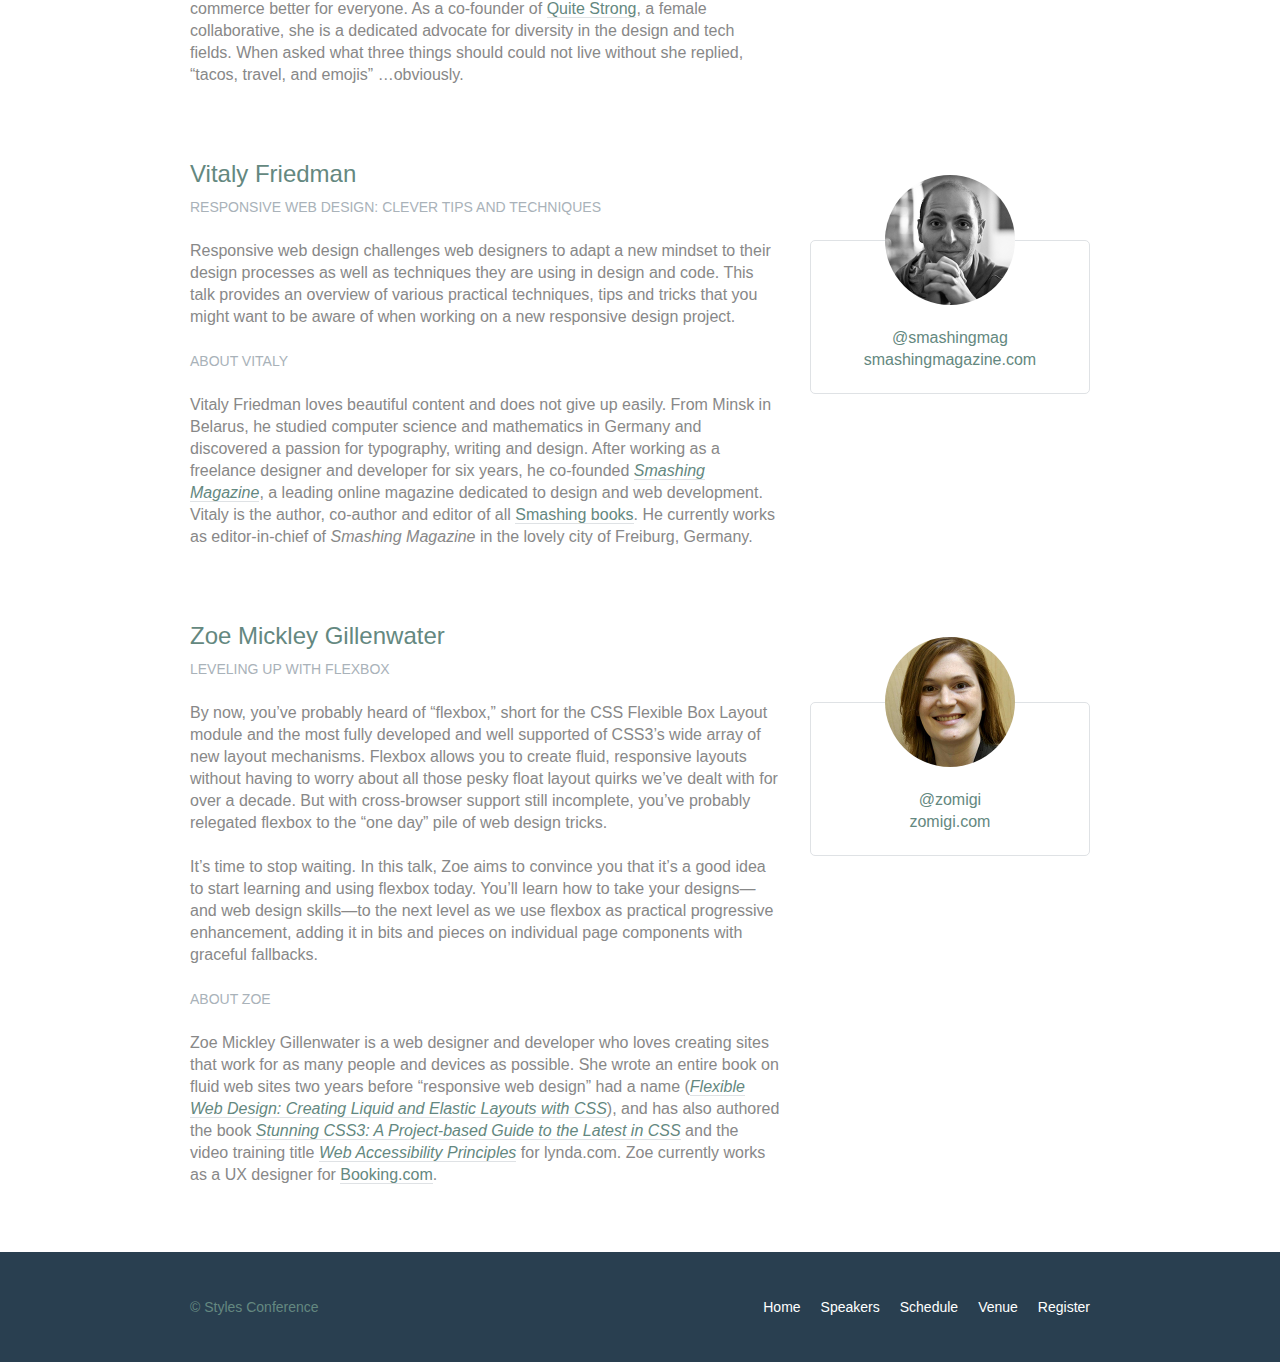
<file: webdesign/speakers.html>
<!DOCTYPE html>
<html lang="en">

          <head>
            <meta charset="utf-8">
            <title>Speakers - Styles Conference</title>
            <link rel="stylesheet" href="assets/stylesheets/main.css">
          </head>

                <body>

                            <!-- Header -->

                    <header class="primary-header container group">

                        <h1 class="logo">
                            <a href="index.html">Styles <br> Conference</a>
                        </h1>

                            <h3 class="tagline">August 24&ndash;26th &mdash; Chicago, IL</h3>

                  <nav class="nav primary-nav">
                        <ul>
                          <li><a href="index.html">Home</a></li><!--
                          --><li><a href="speakers.html">Speakers</a></li><!--
                          --><li><a href="schedule.html">Schedule</a></li><!--
                          --><li><a href="venue.html">Venue</a></li><!--
                          --><li><a href="register.html">Register</a></li>
                        </ul>
                  </nav>

                    </header>

                            <!-- Lead -->

                  <section class="row-alt">
                      <div class="lead container">

                           <h1>Speakers</h1>

                           <p>We&#8217;re happy to welcome over twenty speakers to present on the industry&#8217;s latest technologies. Prepare for an inspiration extravaganza.
                           </p>

                      </div>
                 </section>

                            <!-- content -->

        <section class="row">
                      <div class="grid">

                        <!-- Aaron Irizarry -->

        <section class="speaker" id="aaron-irizarry">

                      <div class="col-2-3">

                            <h2>Aaron Irizarry</h2>
                            <h5>Designing a Culture of Design</h5>

                            <p>Workplace culture doesn&#8217;t start with beanbags, foosball tables, or a beer fridge, and it doesn&#8217;t end with neckties, PCs, or big corporations. It&#8217;s the unwritten rules, behavior, beliefs, and the motivations that enable good work to get done, or it&#8217;s what stifles a workforce. For design to be most effective and for designers to feel valued, we need to work in a culture that embraces design and allows it to succeed.
                           </p>

                            <p>In Aaron&#8217;s session he will explore how to recognize the traits of organizations that *get* design, both large and small. He will share what those teams, departments, and companies have that others don&#8217;t, and more importantly, how to begin to change your own workplace&#8217;s culture. Once you&#8217;ve worked within a culture of design it&#8217;s almost impossible to imagine yourself anywhere else.
                            </p>

                            <h5>About Aaron</h5>

                            <p>Aaron Irizarry is a Senior Product Designer for Nasdaq OMX, a lover of heavy metal, a foodie, and a master of BBQ arts. You can find some of his thoughts and presentations on the conversation surrounding design over at <a href="http://www.discussingdesign.com/">discussingdesign.com</a>.
                            </p>

                     </div><!--

                          --><aside class="col-1-3">
                            <div class="speaker-info">

                              <img src="assets/images/speakers/aaron-irizarry.jpg" alt="Aaron Irizarry">

                              <ul>
                                <li><a href="https://twitter.com/aaroni">@aaroni</a></li>
                                <li><a href="http://www.thisisaaronslife.com/">thisisaaronslife.com</a></li>
                              </ul>

                            </div>
                          </aside>

        </section>

                                    <!-- Adam Connor -->

        <section class="speaker" id="adam-connor">

                    <div class="col-2-3">

                                <h2>Adam Connor</h2>
                                <h5>Lights! Camera! Interaction! Design Inspiration from Filmmakers</h5>

                                <p>Films succeed in evoking responses and engaging audiences only with a combination of well-written narrative and effective storytelling technique. It&#8217;s the filmmaker&#8217;s job to put this together. To do so they&#8217;ve developed processes, tools and techniques that allow them to focus attention, emphasize information, foreshadow and produce the many elements that together comprise a well-told story.
                                </p>

                                <p>With this workshop, we&#8217;ll revisit the topic of using stories in design and expand on the technical aspects used in film to communicate. We&#8217;ll look at some tools used in film, such as cinematic patterns, beat sheets, and storyboards. We&#8217;ll consider why they&#8217;re used and how we might look to them for inspiration.
                                </p>

                                <h5>About Adam</h5>

                                <p>Adam Connor is a designer, illustrator and speaker passionate about collaboration, communication, creativity and storytelling. As an Experience Design Director with Mad*Pow, Adam combines 10+ years of experience in interaction and experience design with a background in computer science, film, and animation to create effective and easy-to-use digital products and services. He believes that no matter how utilitarian a tool is, at the core of its creation lies a story; uncovering that story is key to its success. Occasionally, he shares his perspectives on design at <a href="http://adamconnor.com/">adamconnor.com</a> and <a href="http://www.discussingdesign.com/">discussingdesign.com</a>.
                               </p>

                   </div><!--

                          --><aside class="col-1-3">
                            <div class="speaker-info">

                              <img src="assets/images/speakers/adam-connor.jpg" alt="Adam Connor">

                              <ul>
                                <li><a href="https://twitter.com/adamconnor">@adamconnor</a></li>
                                <li><a href="http://adamconnor.com/">adamconnor.com</a></li>
                              </ul>

                            </div>
                            </aside>

        </section>

                          
                          
                                    <!-- AJ Self -->

        <section class="speaker" id="aj-self">

                    <div class="col-2-3">

                                <h2>AJ Self</h2>
                                <h5>(You Should Be) Testing Your JavaScript</h5>

                                <p>JavaScript applications frequently utilize battle-tested libraries like jQuery, AngularJS, Backbone.js and more, but how can we be sure that our code is ready for production? This talk will share tips on how writing tests can be written easily and quickly and how to remove buggy code through testing.
                                </p>

                                <h5>About AJ</h5>

                                <p>AJ is a software engineer specializing in JavaScript working at Belly in Chicago. Lately he has been writing applications with AngularJS and loving it. When not coding he is out loving the outdoors with his dog, Sunshine.
                                </p>

                    </div><!--

                              --><aside class="col-1-3">
                                <div class="speaker-info">

                                  <img src="assets/images/speakers/aj-self.jpg" alt="AJ Self">

                                  <ul>
                                    <li><a href="https://twitter.com/ajself">@ajself</a></li>
                                    <li><a href="http://www.ajself.com/">ajself.com</a></li>
                                  </ul>

                                </div>
                              </aside>

        </section>

                                <!-- Arman Ghosh -->

        <section class="speaker" id="arman-ghosh">

                        <div class="col-2-3">

                                <h2>Arman Ghosh</h2>
                                <h5>Designing Deals: How Good Design Drives Sales</h5>

                                <p>Perception influences decisions, especially when it comes to selling products and services. Learn why before you even start sales conversations; good, thoughtful design and presentation will define you and your ability to close deals.
                                </p>

                                <h5>About Arman</h5>

                                <p>Arman is an entrepreneur who has his roots planted in building aggressive sales and revenue-generating teams. Having built out national sales and operations teams in the B2B and consumer spaces, his focus has been driving aggressive growth for technology-based companies. He has an extensive operating background and has built a career disrupting sales processes and approaches with companies doing the same in their respective technology spaces.
                                </p>

                        </div><!--

                              --><aside class="col-1-3">
                                <div class="speaker-info">

                                  <img src="assets/images/speakers/arman-ghosh.jpg" alt="Arman Ghosh">

                                  <ul>
                                    <li><a href="https://twitter.com/armanghosh">@armanghosh</a></li>
                                  </ul>

                                </div>
                              </aside>

        </section>

                          
                          
                                <!-- Bermon Painter -->
                          
        <section class="speaker" id="bermon-painter">

                        <div class="col-2-3">

                        <h2>Bermon Painter</h2>
                        <h5>Death to Wireframes: Long Live Rapid Prototyping</h5>

                        <p>Static wireframes are a drag on the whole design process. Prototyping makes things a little better by allowing you to stitch together static wireframes or mockups while adding basic interactions. Rapid prototyping with HTML, CSS, and JavaScript is even better and faster; it increases collaboration and improves the iteration process. Kill your wireframes. Long live rapid prototyping.
                        </p>

                        <h5>About Bermon</h5>

                        <p>Bermon is the organizer of various community groups for user experience designers and front-end developers, and the organizer of Blend Conference, a three-day, multi-track event for user experience strategists, designers and developers. He also leads the user experience team for Cardinal Solutions&#8217; Charlotte office, where he consults with large enterprise clients on interesting problems across user experience, design and front-end development.
                        </p>

                        </div><!--

                          --><aside class="col-1-3">
                            <div class="speaker-info">

                              <img src="assets/images/speakers/bermon-painter.jpg" alt="Bermon Painter">

                              <ul>
                                <li><a href="https://twitter.com/bermonpainter">@bermonpainter</a></li>
                                <li><a href="http://bermonpainter.com/">bermonpainter.com</a></li>
                              </ul>

                            </div>
                          </aside>

        </section>

                          
                          
                                <!-- Brad Smith -->

        <section class="speaker" id="brad-smith">

                    <div class="col-2-3">

                            <h2>Brad Smith</h2>
                            <h5>What Designers and Strategists Can Learn from Dick Fosbury</h5>

                            <p>Dick Fosbury is an American track and field athlete who challenged the conventional approach to the high jump with an unorthodox &#8220;back first&#8221; technique that became known as the Fosbury Flop. His innovative approach to a sport that seemed to have reached its limits was ridiculed at first, with sportswriters labeling him &#8220;the world&#8217;s laziest high jumper&#8221; &#8212; but today variations of the Fosbury Flop are used by almost every high jumper.
                            </p>

                            <p>We need to challenge conventions, too. Many of the design conventions used in web, mobile and device interfaces have evolved from systems and processes that no longer connect with our audiences&#8217; realities: a floppy disk as a metaphor to &#8220;save&#8221; information, push buttons as control devices and typography standards derived from mechanical typesetting.
                            </p>

                            <p>As designers and strategists, we need to think like Dick Fosbury, to deconstruct analogues, and to free ourselves from outdated ideas so that we can develop the new interfaces and interactions of the future.
                            </p>

                            <h5>About Brad</h5>

                            <p>Brad Smith is executive director for WebVisions, a conference that explores the future of the web. Most recently he launched &#8220;The Institute for Social Good,&#8221; an organization that connects non-profits with volunteers willing to spend a day building awesome web and mobile apps to change the world for the better.
                            </p>

                    </div><!--

                              --><aside class="col-1-3">
                                <div class="speaker-info">

                                  <img src="assets/images/speakers/brad-smith.jpg" alt="Brad Smith">

                                  <ul>
                                    <li><a href="http://www.webvisionsevent.com/">webvisionsevent.com</a></li>
                                    <li><a href="http://www.instituteforsocialgood.org/">instituteforsocialgood.org</a></li>
                                  </ul>

                                </div>
                              </aside>

        </section>

                          
                          
                                    <!-- Candi Lemoine -->

        <section class="speaker" id="candi-lemoine">

                    <div class="col-2-3">

                        <h2>Candi Lemoine</h2>
                        <h5>Making Remote Development Work</h5>

                        <p>It&#8217;s not uncommon for developers and designers to work from home. There are also a few companies that have multiple offices. Working for a business that spans three different time zones, Candi Lemoine will show how you make cross-office collaboration work. She will suggest various helpful tools because constant communication is key.</p>

                        <h5>About Candi</h5>

                        <p>Candi Lemoine is a User Interface Developer at Dominion Marine Media as well as a Customer Advocate at A Book Apart. Aside from researching about user experience and design patterns, she also loves mentoring college students about the front-end side of the web. She also enjoys participating in hackathons with other co-workers and students.</p>

                    </div><!--

                          --><aside class="col-1-3">
                            <div class="speaker-info">

                              <img src="assets/images/speakers/candi-lemoine.jpg" alt="Candi Lemoine">

                              <ul>
                                <li><a href="https://twitter.com/candicodeit">@candicodeit</a></li>
                                <li><a href="http://candicode.it/">candicode.it</a></li>
                              </ul>

                            </div>
                          </aside>

        </section>

                          
                          
                                    <!-- Carolyn Chandler -->

        <section class="speaker" id="carolyn-chandler">

                    <div class="col-2-3">

                            <h2>Carolyn Chandler</h2>
                            <h5>The Business of Play</h5>

                            <p>Play isn&#8217;t just for kids and heavy gamers. Anyone with a Foursquare account knows that &#8211; and the stickiness of a badge and a leaderboard. But a good, playful user experience isn&#8217;t about those surface elements either &#8211; it&#8217;s about creating an environment with well-understood rules, meaningful objectives, and a sense of fun. Whether you&#8217;re trying to encourage people &#8211; or yourself &#8211; to save money or to lose weight, a focus on game mechanics and play could be the trump card you&#8217;re looking for.
                            </p>

                            <h5>About Carolyn</h5>

                            <p>Carolyn Chandler has been working in the field of User Experience Design for over 14 years. She was an adjunct professor at DePaul University and is the UX Design Instructor at The Starter League, where she first developed her activity-based approach for teaching core design concepts. Carolyn is the co-founder of The School for Digital Craftsmanship and co-author of two books, <cite>A Project Guide to UX Design</cite> and <cite>Adventures in Experience Design</cite>.
                            </p>

                    </div><!--

                          --><aside class="col-1-3">
                            <div class="speaker-info">

                              <img src="assets/images/speakers/carolyn-chandler.jpg" alt="Carolyn Chandler">

                              <ul>
                                <li><a href="https://twitter.com/chanan">@chanan</a></li>
                                <li><a href="http://www.dhalo.com/">dhalo.com</a></li>
                              </ul>

                            </div>
                          </aside>

        </section>

                            <!-- Chris Mills -->

        <section class="speaker" id="chris-mills">

                    <div class="col-2-3">

                            <h2>Chris Mills</h2>
                            <h5>Heavy Metal Coding</h5>

                            <p>In this unconventional talk, Chris Mills will encourage you to pick up some drum sticks in addition to your laptop, and beat out a rhythm of learning &#8211; both of code and drum beats! You&#8217;ll learn basic JavaScript and CSS, plus beginner&#8217;s heavy metal drum patterns. The two are a marriage made in heaven, as nothing is a better antidote to code frustration than beating seven shades of **** out of a drum kit.</p>

                            <h5>About Chris</h5>

                            <p>Chris Mills is a Senior Tech Writer at Mozilla, where he writes docs and demos about open web apps, Firefox OS and related subjects. He loves tinkering around with HTML, CSS, JavaScript and other web technologies, and gives occasional tech talks at conferences and universities.</p>

                    </div><!--

                          --><aside class="col-1-3">
                            <div class="speaker-info">

                              <img src="assets/images/speakers/chris-mills.jpg" alt="Chris Mills">

                              <ul>
                                <li><a href="https://twitter.com/chrisdavidmills">@chrisdavidmills</a></li>
                                <li><a href="https://developer.mozilla.org/">developer.mozilla.org</a></li>
                              </ul>

                            </div>
                          </aside>

        </section>

                            <!-- Dan Denney -->

        <section class="speaker" id="dan-denney">

                    <div class="col-2-3">

                            <h2>Dan Denney</h2>
                            <h5>Creating HTML Emails Can Be Fun</h5>

                            <p>In this presentation Dan will share techniques on how to send awesome messages using CSS, media queries and everyone&#8217;s favorite HTML element: tables. The fun part comes in the tools available for automation and testing to make it feel less like 1999.</p>

                            <h5>About Dan</h5>

                            <p>Dan is a front-end dev at Envy Labs, where he works on client projects and Code School. He has been called a &#8220;seriously good copy and paster&#8221; and he puts those skills to use as he spends his days learning, unlearning and relearning how to build things for the web.</p>

                    </div><!--

                          --><aside class="col-1-3">
                            <div class="speaker-info">

                              <img src="assets/images/speakers/dan-denney.jpg" alt="Dan Denney">

                              <ul>
                                <li><a href="https://twitter.com/dandenney">@dandenney</a></li>
                                <li><a href="http://dandenney.com/">dandenney.com</a></li>
                              </ul>

                            </div>
                          </aside>

        </section>

                        <!-- Darby Frey -->

        <section class="speaker" id="darby-frey">

                    <div class="col-2-3">

                            <h2>Darby Frey</h2>
                            <h5>Building a Mobile Layout</h5>

                            <p>Designing for mobile is challenging. With the ever-changing landscape of devices and screen sizes, there is no way to predict every possible canvas we will be designing for. Luckily, there are a few tools at our disposal that allow us to be confident in our designs.</p>

                            <p>In this session we will introduce some of these tools and dive into some code to see how they can be used to create designs that look great on any device.</p>

                            <h5>About Darby</h5>

                            <p>Darby Frey is a software engineer and consultant who has worked on web and mobile applications for many clients including Groupon, Toyota, Paramount Pictures and others. Currently he is working with Belly in Chicago to create the world&#8217;s best customer loyalty platform. He can be found on Twitter at <a href="https://twitter.com/darbyfrey">@darbyfrey</a>.</p>

                    </div><!--

                          --><aside class="col-1-3">
                            <div class="speaker-info">

                              <img src="assets/images/speakers/darby-frey.jpg" alt="Darby Frey">

                              <ul>
                                <li><a href="https://twitter.com/darbyfrey">@darbyfrey</a></li>
                                <li><a href="http://darbyfrey.com/">darbyfrey.com</a></li>
                              </ul>

                            </div>
                          </aside>

        </section>

                          
                          
                            <!-- Erica Decker -->

        <section class="speaker" id="erica-decker">

                    <div class="col-2-3">

                            <h2>Erica Decker</h2>
                            <h5>What Disney Can Teach You about User Experience Design</h5>

                            <p>From the creation of the 1937 film <cite>Snow White and the Seven Dwarves</cite>, to newer animated films such as <cite>The Princess and the Frog</cite>, to the branded &#8220;Wonderful World of Disney&#8221; itself, the Disney empire has been built upon a design ecosystem. Each film, theme park, or cruise shares a holistic view of a perfect world across time and cultures. Within each experience, the same beloved character traits are highlighted, similar visual and animation styles are used, and the same story and musical techniques are leveraged to bring the audience to an emotional place. This helps make the user experience familiar and nostalgic, and lightens the audience&#8217;s cognitive load to promote enjoyment. Join Erica as she highlights Disney&#8217;s user experience techniques and outlines how you can use them to design an ecosystem that will leave behind a lasting legacy, even while waiting in an extremely long line.</p>

                            <h5>About Erica</h5>

                            <p>Erica Decker is a designer, developer, and speaker with a passion for technology, challenges, and all things design. She believes that fast-paced, iterative, holistic design is the best way to drive product innovation, and can support that belief with a lot of evidence. She has designed engaging digital experiences for Fortune 500 companies, non-profits, and upcoming companies alike, and is currently writing this bio while referring to herself in the third person.</p>

                    </div><!--

                          --><aside class="col-1-3">
                            <div class="speaker-info">

                              <img src="assets/images/speakers/erica-decker.jpg" alt="Erica Decker">

                              <ul>
                                <li><a href="http://ericadecker.com/">ericadecker.com</a></li>
                              </ul>

                            </div>
                          </aside>

        </section>

                          
                          
                            <!-- Estelle Weyl -->

        <section class="speaker" id="estelle-weyl">

                    <div class="col-2-3">

                            <h2>Estelle Weyl</h2>
                            <h5>Select This!</h5>

                            <p>Pick an element, any element. Style it. Manipulate it. No IDs. No classes. No jQuery necessary. Learn all the new features of selectors in CSS and JavaScript hat enable you to select this DOM node, that DOM node, and even an imaginary DOM node based on attributes, relation to other elements, location in the DOM, or just an element&#8217;s mere existence.</p>

                            <h5>About Estelle</h5>

                            <p><a href="https://twitter.com/estellevw">Estelle Weyl</a> is an internationally published author (<cite><a href="http://shop.oreilly.com/product/0636920021711.do">Mobile HTML5</a></cite>, <cite><a href="http://shop.oreilly.com/product/0636920018063.do">HTML5: The Definitive Guide</a></cite> and <cite><a href="http://shop.oreilly.com/product/9780980846904.do">HTML5 and CSS3 for the Real World</a></cite>), speaker, trainer, and consultant. Estelle shares esoteric tidbits learned while programming CSS, JavaScript and HTML, provides tutorials and detailed grids of CSS3 and HTML5 browser support at <a href="http://www.standardista.com/">Standardista</a>. Her tutorials and workshops are available on <a href="http://estelle.github.io/">GitHub</a>.</p>

                    </div><!--

                          --><aside class="col-1-3">
                            <div class="speaker-info">

                              <img src="assets/images/speakers/estelle-weyl.jpg" alt="Estelle Weyl">

                              <ul>
                                <li><a href="https://twitter.com/estellevw">@estellevw</a></li>
                                <li><a href="http://standardista.com/">standardista.com</a></li>
                              </ul>

                            </div>
                          </aside>

        </section>

       
                          
                                <!-- Jen Myers -->

        <section class="speaker" id="jen-myers">

                    <div class="col-2-3">

                            <h2>Jen Myers</h2>
                            <h5>Teaching Our CSS to Play Nice</h5>

                            <p>Talk abstract: As our websites, applications and teams grow larger and more complicated, so does our CSS. Before we know it, we find ourselves no longer with cute little stylesheets, but sprawling, surly teenaged CSS that doesn&#8217;t always play nice with others. We need to learn how to manage and optimize our CSS no matter how large the project or diverse the team. If we start early, we can use best practices and tools to raise full-grown stylesheets any designer or developer would be happy to work with.</p>

                            <h5>About Jen</h5>

                            <p>Jen Myers is a web designer/developer and part of the instructor team at Dev Bootcamp in Chicago. In 2011, she founded the Columbus, Ohio chapter of Girl Develop It, an organization that provides introductory coding classes aimed at women, and she currently co-leads the Girl Develop It Chicago chapter. She speaks regularly about design, development and diversity, and focuses on finding new ways to make both technology and technology education accessible to everyone.</p>

                    </div><!--

                          --><aside class="col-1-3">
                            <div class="speaker-info">

                              <img src="assets/images/speakers/jen-myers.jpg" alt="Jen Myers">

                              <ul>
                                <li><a href="https://twitter.com/antiheroine">@antiheroine</a></li>
                                <li><a href="http://jenmyers.net/">jenmyers.net</a></li>
                              </ul>

                            </div>
                          </aside>

        </section>

                          
                          
                                        <!-- Jenn Downs -->

        <section class="speaker" id="jenn-downs">

                <div class="col-2-3">

                            <h2>Jenn Downs</h2>
                            <h5>What&#8217;s Stopping You?</h5>

                            <p>Creating in the face of negativity, fear, health problems, and your inner critic can at times feel impossible. Let&#8217;s face our fears together, name these problems and break them down, silence our inner critics, and talk about when it&#8217;s time to take a break or let go of a project for good.</p>

                            <h5>About Jenn</h5>

                            <p>Jenn Downs swung her way through the jungle at MailChimp from support to tech writing to UX Design Research. After six years she&#8217;s been bitten by the entrepreneurship bug and she is now the Business/Tech Manager for Carpenter Koby Downs in Atlanta. Never one to only do one thing at a time, Jenn is also doing freelance email marketing and UX work on the side.</p>

                            <p>Outside of loving the web, Jenn is a songwriter and loves Rock and Roll!</p>

                </div><!--

                              --><aside class="col-1-3">
                                <div class="speaker-info">

                                  <img src="assets/images/speakers/jenn-downs.jpg" alt="Jenn Downs">

                                  <ul>
                                    <li><a href="https://twitter.com/beparticular">@beparticular</a></li>
                                    <li><a href="http://beparticular.com/">beparticular.com</a></li>
                                  </ul>

                                </div>
                              </aside>

        </section>

                          
                          
                                        <!-- Jennifer Jones -->

        <section class="speaker" id="jennifer-jones">

                    <div class="col-2-3">

                            <h2>Jennifer Jones</h2>
                            <h5>What Designers Can Learn from Parenting</h5>

                            <p>That first client meeting may not feel as warm and fulfilling as the first time you hold your newborn child, but consider the similarities.</p>

                            <p>You know each other but have never met. As the relationship grows you will have to rely on your experiences and education to gently guide them while allowing flexibility for projects to change and evolve. It&#8217;s not your job to control everything, but if you are successful you will create a well-rounded piece that everyone involved can love.</p>

                            <h5>About Jennifer</h5>

                            <p>Jennifer Jones is an event coordinator for the WebVisions Conference and also co-authors a blog with her teenage daughter. She and her family live in Portland, Oregon where she balances work, parenting and any other life challenge with honesty, humor and liquor.</p>

                    </div><!--

                                  --><aside class="col-1-3">
                                    <div class="speaker-info">

                                      <img src="assets/images/speakers/jennifer-jones.jpg" alt="Jennifer Jones">

                                      <ul>
                                        <li><a href="https://twitter.com/Foerocious">@foerocious</a></li>
                                        <li><a href="http://crampedconversations.com/">crampedconversations.com</a></li>
                                      </ul>

                                    </div>
                                  </aside>

        </section>

                          
                          
                                    <!-- Leslie Jensen-Inman -->

        <section class="speaker" id="leslie-jensen-inman">

                    <div class="col-2-3">

                            <h2>Dr. Leslie Jensen-Inman</h2>
                            <h5>Designing to Learn</h5>

                            <p>We&#8217;ve reached a point where non-designers understand the value of design. This has led to an increase in demand for design talent. In the past, we would have turned to institutions of higher education to help us find new talent; however, today&#8217;s graduates often finish school without the skills they need to thrive in a professional design setting.</p>

                            <p>There is a massive gap between what students learn and what industry needs. This skills gap leaves graduates unable to find jobs and hiring companies unable to find talent. How we approach this challenge will affect the continued relevance and value of design.</p>

                            <h5>About Leslie</h5>

                            <p><a href="http://www.jenseninman.com">Dr. Leslie Jensen-Inman</a> is a designer, speaker, author, and educator. Leslie is co-founder of the user experience design school <a href="http://www.centercentre.com">Center Centre</a>, where she connects industry, education, and community. Creative Director and co-author of <cite>InterACT with Web Standards: A holistic approach to web design</cite>, Leslie has written articles for publications such as <cite>A List Apart</cite>, <cite>The Pastry Box</cite>, <cite>Ladies in Tech</cite>, and <cite>.net Magazine</cite>.</p>

                    </div><!--

                                  --><aside class="col-1-3">
                                    <div class="speaker-info">

                                      <img src="assets/images/speakers/leslie-jensen-inman.jpg" alt="Leslie Jensen-Inman">

                                      <ul>
                                        <li><a href="https://twitter.com/jenseninman">@jenseninman</a></li>
                                        <li><a href="http://unicorninstitute.com/">unicorninstitute.com</a></li>
                                      </ul>

                                    </div>
                                  </aside>

        </section>

                          
                          
                                        <!-- Maya Bruck -->

        <section class="speaker" id="maya-bruck">

                    <div class="col-2-3">

                            <h2>Maya Bruck</h2>
                            <h5>So You Want to Be a Unicorn</h5>

                            <p>They&#8217;re elusive, those rare beings who do front-end development, visual design, project management, UX, content strategy, and are whizzes at user research. In an industry that&#8217;s constantly changing and evolving, there are both benefits and drawbacks to being a generalist. We&#8217;ll walk through strategies to fill gaps in your skill set while working a full-time job, and collaborative tools and techniques you can use while you quest to learn it all.</p>

                            <h5>About Maya</h5>

                            <p>Maya Bruck is Creative Director at Pixo, a growing, employee-run digital consulting agency, where she guides clients through identity crisis to a meaningful, impactful web presence. In addition to conducting client therapy, she also designs websites and applications that are both beautiful and organization changing.</p>

                            <p>A passion for collaboration and community led her to co-found the Champaign-Urbana Design Organization (CUDO) in 2008, and through CUDO she has cultivated a vibrant design culture in the community. She speaks regularly about design and client management and is overcoming her fear of learning JavaScript.</p>

                    </div><!--

                                  --><aside class="col-1-3">
                                    <div class="speaker-info">

                                      <img src="assets/images/speakers/maya-bruck.jpg" alt="Maya Bruck">

                                      <ul>
                                        <li><a href="https://twitter.com/mayabruck">@mayabruck</a></li>
                                        <li><a href="http://pixotech.com/">pixotech.com</a></li>
                                      </ul>

                                    </div>
                                  </aside>

        </section>

                          
                          
                                        <!-- Russ Unger -->

        <section class="speaker" id="russ-unger">

                    <div class="col-2-3">

                                <h2>Russ Unger</h2>
                                <h5>From Muppets to Mastery: Core UX Principles from Mr. Jim Henson</h5>

                                <p>Jim Henson started working as a puppeteer in 1954, a fair 40-50 years before many of us even considered User Experience as a career. He did, however, take it upon himself to apply many of the core principles that UX Designers are falling love with today (or are at least using as part of our everyday lives). Hang out for a quick dive into the life of Jim Henson, with a view into his work from the perspective of how it pertains to what it is we&#8217;re doing today, that promises to even leave Waldorf and Statler happy.</p>

                                <h5>About Russ</h5>

                                <p>Russ Unger is an Experience Design Director for GE Capital, Americas, where he leads teams and projects in design and research. He is co-author of the books <cite><a href="http://projectuxd.com/">A Project Guide to UX Design</a></cite>, <cite><a href="http://www.designingtheconversation.com/">Designing the Conversation</a></cite>, and <cite><a href="http://speakercampbook.com/">Speaker Camp</a></cite> for New Riders (Voices That Matter). Russ is also working on a book on guerrilla design and research methods that is due out, well, sometime.</p>

                                <p>Russ is co-founder of ChicagoCamps, which hosts low-cost, high-value technology events in the Chicago area, and he is also on the Advisory Board for the Department of Web Design and Development at Harrington College of Design. Russ has two daughters who both draw better than he does and are currently beginning to surpass his limited abilities in coding.</p>

                    </div><!--

                                      --><aside class="col-1-3">
                                        <div class="speaker-info">

                                          <img src="assets/images/speakers/russ-unger.jpg" alt="Russ Unger">

                                          <ul>
                                            <li><a href="https://twitter.com/russu">@russu</a></li>
                                            <li><a href="http://www.userglue.com/">userglue.com</a></li>
                                          </ul>

                                        </div>
                                      </aside>

        </section>

                          
                          
                                            <!-- Shay Howe -->

        <section class="speaker" id="shay-howe">

                  <div class="col-2-3">

                        <h2>Shay Howe</h2>
                        <h5>Less Is More: How Constraints Cultivate Growth</h5>

                        <p>By setting constraints, we force ourselves to be more productive. They help us make decisions, creating focus around the problem we are trying to solve. They improve our consistency, which provides a better experience for our users. And they help us grow, a valuable asset in times of innovation.</p>

                        <h5>About Shay</h5>

                        <p>As a designer and front-end developer, Shay Howe has a passion for solving problems while building creative and intuitive products. Shay specializes in product design and interface development, specialties which he regularly writes and speaks about.</p>

                </div><!--

                      --><aside class="col-1-3">
                        <div class="speaker-info">

                          <img src="assets/images/speakers/shay-howe.jpg" alt="Shay Howe">

                          <ul>
                            <li><a href="https://twitter.com/shayhowe">@shayhowe</a></li>
                            <li><a href="http://learn.shayhowe.com/">learn.shayhowe.com</a></li>
                          </ul>

                        </div>
                      </aside>

        </section>

                          
                          
                                        <!-- Tessa Harmon -->

        <section class="speaker" id="tessa-harmon">

                    <div class="col-2-3">

                            <h2>Tessa Harmon</h2>
                            <h5>Crafty Coding: Generating Knitting Patterns</h5>

                            <p>Garment design doesn&#8217;t have to be intimidating. Learn the math behind knitting a sweater and program a fully customizable pattern generator in NodeJS. You will leave with your own unique pattern app to share with the world! Basic programming and knitting skills are recommended for this workshop.</p>

                            <h5>About Tessa</h5>

                            <p>Tessa Harmon is a full-stack web developer at <a href="http://www.skookum.com/">Skookum Digital Works</a> in Charlotte, North Carolina. JavaScript and Ruby are her favorite languages. She&#8217;s been knitting for nearly as long as she&#8217;s been programming and is surprised it took her <em>this</em> long to consider mixing the two.</p>

                    </div><!--

                              --><aside class="col-1-3">
                                <div class="speaker-info">

                                  <img src="assets/images/speakers/tessa-harmon.jpg" alt="Tessa Harmon">

                                  <ul>
                                    <li><a href="https://twitter.com/tessaharmon">@tessaharmon</a></li>
                                    <li><a href="http://tessaharmon.com/">tessaharmon.com</a></li>
                                  </ul>

                                </div>
                              </aside>

        </section>

                          
                          
                                        <!-- Victoria Pater -->

        <section class="speaker" id="victoria-pater">

                    <div class="col-2-3">

                            <h2>Victoria Pater</h2>
                            <h5>Excellent Tacos Are Not Created in a Vacuum</h5>

                            <p>From harmony and form to balance and hierarchy, we&#8217;ll be covering the 7 Principles of Successful Tacos. This traditional Mexican dish paired with margaritas will help get the creative juices flowing! We&#8217;ll combine a variety of shells, fillings, and garnishes while discussing methods for achieving award-winning flavors. You&#8217;ll master the art of shape and proportion while also gaining uncommon knowledge about tacodillas. If tacos are your passion, please come hungry.</p>

                            <h5>About Victoria</h5>

                            <p>Victoria is a <a href="http://www.modest.com/">Modest</a> UX Designer in Chicago. She focuses on making mobile commerce better for everyone. As a co-founder of <a href="http://quitestrong.com/">Quite Strong</a>, a female collaborative, she is a dedicated advocate for diversity in the design and tech fields. When asked what three things should could not live without she replied, &#8220;tacos, travel, and emojis&#8221; &#8230;obviously.</p>

                    </div><!--

                              --><aside class="col-1-3">
                                <div class="speaker-info">

                                  <img src="assets/images/speakers/victoria-pater.jpg" alt="Victoria Pater">

                                  <ul>
                                    <li><a href="https://twitter.com/typeis4lovers">@typeis4lovers</a></li>
                                    <li><a href="http://victoriapater.com/">victoriapater.com</a></li>
                                  </ul>

                                </div>
                              </aside>

        </section>

                          
                          
                                        <!-- Vitaly Friedman -->

        <section class="speaker" id="vitaly-friedman">

                    <div class="col-2-3">

                        <h2>Vitaly Friedman</h2>
                        <h5>Responsive Web Design: Clever Tips and Techniques</h5>

                        <p>Responsive web design challenges web designers to adapt a new mindset to their design processes as well as techniques they are using in design and code. This talk provides an overview of various practical techniques, tips and tricks that you might want to be aware of when working on a new responsive design project.</p>

                        <h5>About Vitaly</h5>

                        <p>Vitaly Friedman loves beautiful content and does not give up easily. From Minsk in Belarus, he studied computer science and mathematics in Germany and discovered a passion for typography, writing and design. After working as a freelance designer and developer for six years, he co-founded <cite><a href="http://smashingmagazine.com/">Smashing Magazine</a></cite>, a leading online magazine dedicated to design and web development. Vitaly is the author, co-author and editor of all <a href="https://shop.smashingmagazine.com">Smashing books</a>. He currently works as editor-in-chief of <cite>Smashing Magazine</cite> in the lovely city of Freiburg, Germany.</p>

                    </div><!--

                          --><aside class="col-1-3">
                            <div class="speaker-info">

                              <img src="assets/images/speakers/vitaly-friedman.jpg" alt="Vitaly Friedman">

                              <ul>
                                <li><a href="https://twitter.com/smashingmag">@smashingmag</a></li>
                                <li><a href="http://smashingmagazine.com/">smashingmagazine.com</a></li>
                              </ul>

                            </div>
                          </aside>

        </section>

                          
                          
                                            <!-- Zoe Mickley Gillenwater -->

        <section id="zoe-mickley-gillenwater">

                <div class="col-2-3">

                            <h2>Zoe Mickley Gillenwater</h2>
                            <h5>Leveling Up with Flexbox</h5>

                            <p>By now, you&#8217;ve probably heard of &#8220;flexbox,&#8221; short for the CSS Flexible Box Layout module and the most fully developed and well supported of CSS3&#8217;s wide array of new layout mechanisms. Flexbox allows you to create fluid, responsive layouts without having to worry about all those pesky float layout quirks we&#8217;ve dealt with for over a decade. But with cross-browser support still incomplete, you&#8217;ve probably relegated flexbox to the &#8220;one day&#8221; pile of web design tricks.</p>

                            <p>It&#8217;s time to stop waiting. In this talk, Zoe aims to convince you that it&#8217;s a good idea to start learning and using flexbox today. You&#8217;ll learn how to take your designs—and web design skills—to the next level as we use flexbox as practical progressive enhancement, adding it in bits and pieces on individual page components with graceful fallbacks.</p>

                            <h5>About Zoe</h5>

                            <p>Zoe Mickley Gillenwater is a web designer and developer who loves creating sites that work for as many people and devices as possible. She wrote an entire book on fluid web sites two years before &#8220;responsive web design&#8221; had a name (<cite><a href="http://www.flexiblewebbook.com/">Flexible Web Design: Creating Liquid and Elastic Layouts with CSS</a></cite>), and has also authored the book <cite><a href="http://www.stunningcss3.com/">Stunning CSS3: A Project-based Guide to the Latest in CSS</a></cite> and the video training title <cite><a href="http://zomigi.com/publications/#pub-accessibility">Web Accessibility Principles</a></cite> for lynda.com. Zoe currently works as a UX designer for <a href="http://www.booking.com/">Booking.com</a>.</p>

                </div><!--

                              --><aside class="col-1-3">
                                <div class="speaker-info">

                                  <img src="assets/images/speakers/zoe-mickley-gillenwater.jpg" alt="Zoe Mickley Gillenwater">

                                  <ul>
                                    <li><a href="https://twitter.com/zomigi">@zomigi</a></li>
                                    <li><a href="http://zomigi.com/">zomigi.com</a></li>
                                  </ul>

                                </div>
                              </aside>

        </section>

      </div>
    </section>

                                    <!-- Footer -->

    <footer class="primary-footer container group">

            <small>&copy; Styles Conference</small>

                  <nav class="nav">
                    <ul>
                      <li><a href="index.html">Home</a></li><!--
                      --><li><a href="speakers.html">Speakers</a></li><!--
                      --><li><a href="schedule.html">Schedule</a></li><!--
                      --><li><a href="venue.html">Venue</a></li><!--
                      --><li><a href="register.html">Register</a></li>
                    </ul>
                  </nav>

    </footer>

  </body>
</html>
</file>
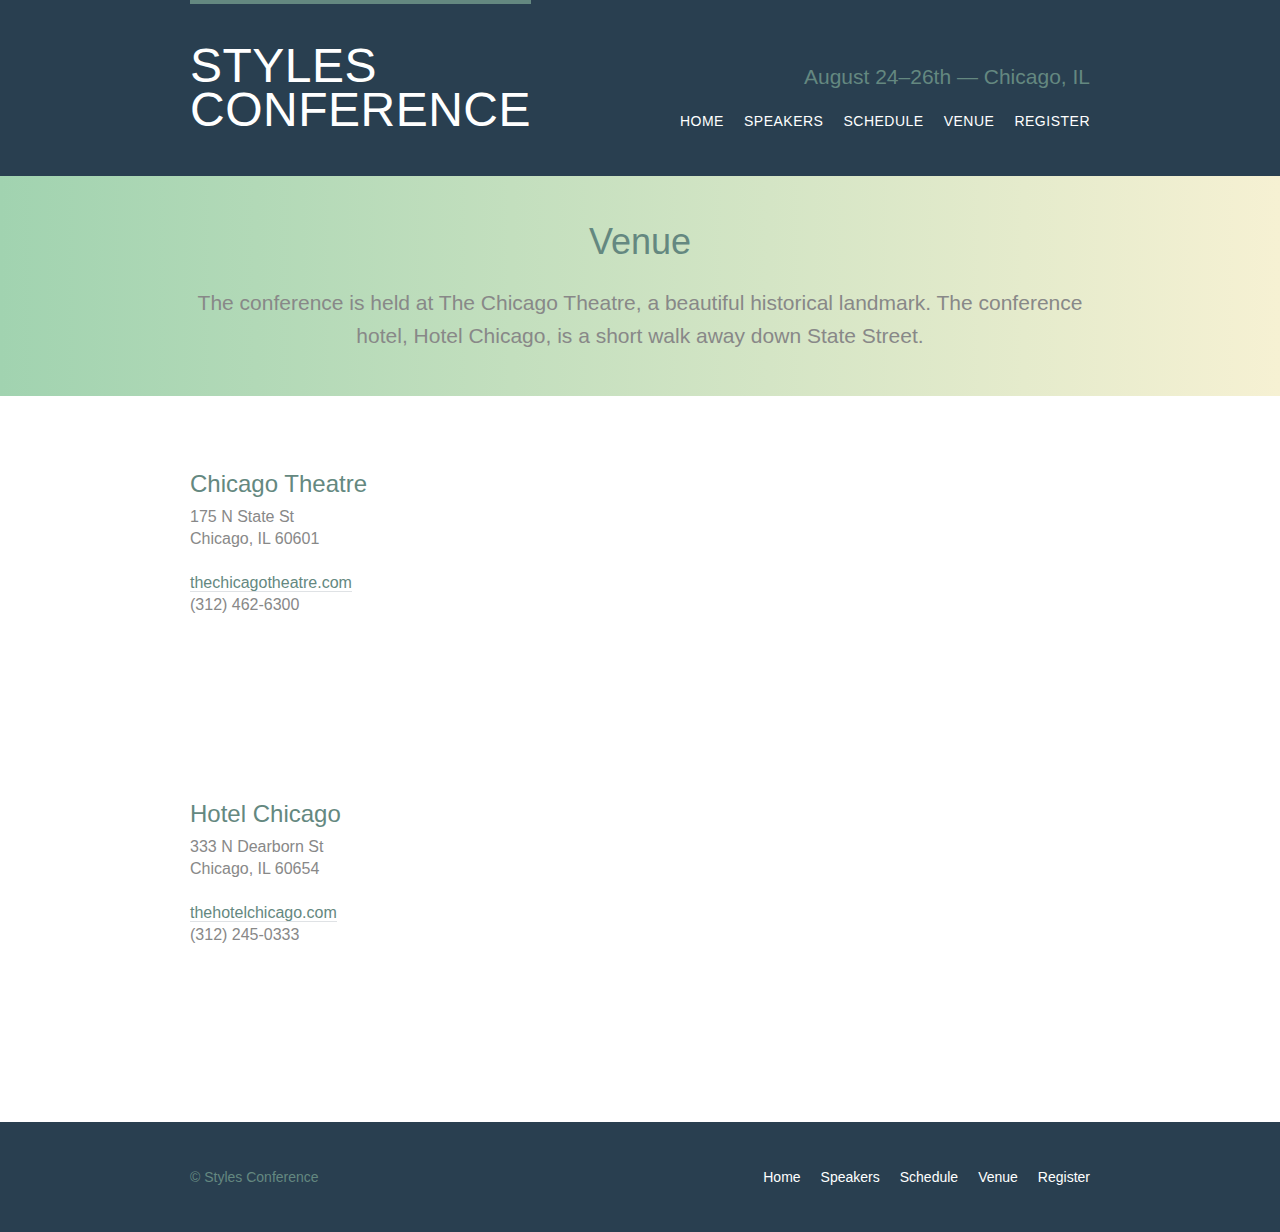
<file: webdesign/venue.html>
<!DOCTYPE html>
<html lang="en">

      <head>
        <meta charset="utf-8">
        <title>Venue - Styles Conference</title>
        <link rel="stylesheet" href="assets/stylesheets/main.css">
      </head>

  <body>

                            <!-- Header -->

            <header class="primary-header container group">

                    <h1 class="logo">
                        <a href="index.html">Styles <br> Conference</a>
                    </h1>

                        <h3 class="tagline">August 24&ndash;26th &mdash; Chicago, IL</h3>

                              <nav class="nav primary-nav">
                                <ul>
                                  <li><a href="index.html">Home</a></li><!--
                                  --><li><a href="speakers.html">Speakers</a></li><!--
                                  --><li><a href="schedule.html">Schedule</a></li><!--
                                  --><li><a href="venue.html">Venue</a></li><!--
                                  --><li><a href="register.html">Register</a></li>
                                </ul>
                              </nav>

            </header>

                                <!-- Lead -->

    <section class="row-alt">
                <div class="lead container">

                        <h1>Venue</h1>

                                <p>The conference is held at The Chicago Theatre, a beautiful historical landmark. The conference hotel, Hotel Chicago, is a short walk away down State Street.</p>

                </div>
    </section>

                            <!-- Main content -->

    <section class="row">
                <div class="grid">

                            <!-- Chicago Theatre -->

        <section class="venue-theatre">

                <div class="col-1-3">
                        <h2>Chicago Theatre</h2>
                        <p>175 N State St <br> Chicago, IL 60601</p>
                        <p><a href="http://www.thechicagotheatre.com/">thechicagotheatre.com</a> <br> (312) 462-6300</p>
                </div><!--

          
        --><iframe class="venue-map col-2-3" src="https://www.google.com/maps/embed?pb=!1m5!3m3!1m2!1s0x880e2ca55810a493%3A0x4700ddf60fcbfad6!2schicago+theatre!5e0!3m2!1sen!2sus!4v1388701393606"></iframe>

        </section>

                        <!-- Hotel Chicago -->

        <section class="venue-hotel">

                    <div class="col-1-3">
                            <h2>Hotel Chicago</h2>
                            <p>333 N Dearborn St <br> Chicago, IL 60654</p>
                            <p><a href="http://thehotelchicago.com/">thehotelchicago.com</a> <br> (312) 245-0333</p>
                    </div><!--

          --><iframe class="venue-map col-2-3" src="https://www.google.com/maps/embed?pb=!1m5!3m3!1m2!1s0x880e2cb1da049173%3A0xa5c91d255a775f0b!2sHotel+Sax+Chicago%2C+North+Dearborn+Street%2C+Chicago%2C+IL!5e0!3m2!1sen!2sus!4v1388702493978"></iframe>

        </section>

      </div>
    </section>

                            <!-- Footer -->

    <footer class="primary-footer container group">

                <small>&copy; Styles Conference</small>

                              <nav class="nav">
                                <ul>
                                  <li><a href="index.html">Home</a></li><!--
                                  --><li><a href="speakers.html">Speakers</a></li><!--
                                  --><li><a href="schedule.html">Schedule</a></li><!--
                                  --><li><a href="venue.html">Venue</a></li><!--
                                  --><li><a href="register.html">Register</a></li>
                                </ul>
                              </nav>

    </footer>

  </body>
</html>
</file>
<file: webdesign/assets/stylesheets/main.css>
html, body, div, span, applet, object, iframe,
h1, h2, h3, h4, h5, h6, p, blockquote, pre,
a, abbr, acronym, address, big, cite, code,
del, dfn, em, img, ins, kbd, q, s, samp,
small, strike, strong, sub, sup, tt, var,
b, u, i, center,
dl, dt, dd, ol, ul, li,
fieldset, form, label, legend,
table, caption, tbody, tfoot, thead, tr, th, td,
article, aside, canvas, details, embed,
figure, figcaption, footer, header, hgroup,
menu, nav, output, ruby, section, summary,
time, mark, audio, video {
  margin: 0;
  padding: 0;
  border: 0;
  font-size: 100%;
  font: inherit;
  vertical-align: baseline;
}
/* HTML5 display-role reset for older browsers */
article, aside, details, figcaption, figure,
footer, header, hgroup, menu, nav, section {
  display: block;
}
body {
  line-height: 1;
}
ol, ul {
  list-style: none;
}
blockquote, q {
  quotes: none;
}
blockquote:before, blockquote:after,
q:before, q:after {
  content: '';
  content: none;
}
table {
  border-collapse: collapse;
  border-spacing: 0;
}
/*
  Rows
*/

.row,
.row-alt {
  min-width: 960px;
}
.row {
  background: #fff;
  padding: 66px 0 44px 0;
}
.row-alt {
  background: #cbe2c1;
  background: -webkit-linear-gradient(to right, #a1d3b0, #f6f1d3);
  background:    -moz-linear-gradient(to right, #a1d3b0, #f6f1d3);
  background:         linear-gradient(to right, #a1d3b0, #f6f1d3);
  padding: 44px 0 22px 0;
}

/*
  Grid
*/

*,
*:before,
*:after {
  -webkit-box-sizing: border-box;
     -moz-box-sizing: border-box;
          box-sizing: border-box;
}
.container,
.grid {
  margin: 0 auto;
  width: 960px;
}
.container {
  padding-left: 30px;
  padding-right: 30px;
}
.grid,
.col-1-3,
.col-2-3 {
  padding-left: 15px;
  padding-right: 15px;
}
.col-1-3,
.col-2-3  {
  display: inline-block;
  vertical-align: top;
}
.col-1-3 {
  width: 33.33%;
}
.col-2-3 {
  width: 66.66%;
}
/*
  Custom styles
*/

body {
  background: #293f50;
  color: #888;
  font: 300 16px/22px "Lato", "Open Sans", "Helvetica Neue", Helvetica, Arial, sans-serif;
}

/*
  Clearfix
*/

.group:before,
.group:after {
  content: "";
  display: table;
}
.group:after {
  clear: both;
}
.group {
  clear: both;
  *zoom: 1;
}
/*
  Typography
*/

h1, h2, h3, h4 {
  color: #648880;
}
h1, h3, h4, h5, p {
  margin-bottom: 22px;
}
h1 {
  font-size: 36px;
  line-height: 44px;
}
h2 {
  font-size: 24px;
  line-height: 44px;
}
h3 {
  font-size: 21px;
}
h4 {
  font-size: 18px;
}
h5 {
  color: #a9b2b9;
  font-size: 14px;
  font-weight: 400;
  text-transform: uppercase;
}
strong {
  font-weight: 400;
}
cite,
em {
  font-style: italic;
}

/*
  Leads

*/

.lead {
  text-align: center;
}
.lead p {
  font-size: 21px;
  line-height: 33px;
}

/*
   Links
*/

a {
  color: #648880;
  text-decoration: none;
}
a:hover {
  color: #a9b2b9;
}
p a {
  border-bottom: 1px solid #dfe2e5;
}
.primary-header a,
.primary-footer a {
  color: #fff;
}
.primary-header a:hover,
.primary-footer a:hover {
  color: #648880;
}
/*
  Navigation
*/

.nav {
  text-align: right;
}
.nav li {
  display: inline-block;
  margin: 0 10px;
  vertical-align: top;
}
.nav li:last-child {
  margin-right: 0;
}

/*
  Buttons
*/

.btn {
  border-radius: 5px;
  color: #fff;
  cursor: pointer;
  display: inline-block;
  font-weight: 400;
  letter-spacing: .5px;
  margin: 0;
  text-transform: uppercase;
}
.btn-default {
  border: 0;
  background: #648880;
  padding: 11px 30px;
  font-size: 14px;
}
.btn-default:hover {
  background: #77a198;
}
.btn-alt {
  border: 1px solid #fff;
  padding: 10px 30px;
}
.btn-alt:hover {
  background: #fff;
  color: #648880;
}

/*
  Primary header
*/

.logo {
  border-top: 4px solid #648880;
  float: left;
  font-size: 48px;
  font-weight: 100;
  letter-spacing: .5px;
  line-height: 44px;
  padding: 40px 0 22px 0;
  text-transform: uppercase;
}
.tagline {
  margin: 66px 0 22px 0;
  text-align: right;
}
.primary-nav {
  font-size: 14px;
  font-weight: 400;
  letter-spacing: .5px;
  text-transform: uppercase;
}
/*
  Home
*/

.hero {
  color: #fff;
  line-height: 44px;
  padding: 22px 80px 66px 80px;
  text-align: center;
}
.hero h2 {
  font-size: 36px;
}
.hero p {
  font-size: 24px;
  font-weight: 100;
}
.teaser a:hover h3 {
  color: #a9b2b9;
}
.teaser img {
  border-radius: 5px;
  display: block;
  margin-bottom: 22px;
  max-width: 100%
}

/*
  Speakers
*/

.speaker {
  margin-bottom: 44px;
}
.speaker-info {
  border: 1px solid #dfe2e5;
  border-radius: 5px;
  margin-top: 88px;
  padding-bottom: 22px;
  text-align: center;
}
.speaker-info img {
  border-radius: 50%;
  height: 130px;
  margin: -66px 0 22px 0;
  vertical-align: top;
}

/*
  Schedule
*/

table {
  margin-bottom: 44px;
  width: 100%;
}
table:last-child {
  margin-bottom: 0;
}
th,
td {
  padding-bottom: 22px;
  vertical-align: top;
}
th {
  padding-right: 45px;
  text-align: right;
  width: 20%;
}
td {
  width: 40%;
}
thead {
  line-height: 44px;
}
thead th {
  color: #648880;
  font-size: 24px;
}
tbody th {
  color: #a9b2b9;
  font-size: 14px;
  font-weight: 400;
  padding-top: 22px;
  text-transform: uppercase;
}
tbody td {
  border-top: 1px solid #dfe2e5;
  padding-top: 21px;
}
tbody td:first-of-type {
  padding-right: 15px;
}
tbody td:last-of-type {
  padding-left: 15px;
}
tbody td:only-of-type {
  padding-left: 0;
  padding-right: 0;
}
table a {
  color: #888;
}
table h4 {
  margin-bottom: 0;
}
.schedule-offset {
  color: #a9b2b9;
}

/*
  Venue
*/

.venue-theatre {
  margin-bottom: 66px;
}
.venue-hotel {
  margin-bottom: 22px;
}
.venue-map {
  height: 264px;
}

/*
  Register
*/

.why-attend {
  list-style: square;
  margin: 0 0 22px 30px;
}
form {
  margin-bottom: 22px;
}
input,
select,
textarea {
  font: 300 16px/22px "Lato", "Open Sans", "Helvetica Neue", Helvetica, Arial, sans-serif;
}
.register-group label {
  color: #648880;
  cursor: pointer;
  font-weight: 400;
}
.register-group input,
.register-group select,
.register-group textarea {
  border: 1px solid #c6c9cc;
  border-radius: 5px;
  color: #888;
  display: block;
  margin: 5px 0 27px 0;
  padding: 5px 8px;
}
.register-group input,
.register-group textarea {
  width: 100%;
}
.register-group select {
  height: 34px;
  width: 60px;
}
.register-group textarea {
  height: 78px;
}
/*
  Primary footer
*/

.primary-footer {
  color: #648880;
  font-size: 14px;
  padding-bottom: 44px;
  padding-top: 44px;
}
.primary-footer small {
  float: left;
  font-weight: 400;
}
</file>
